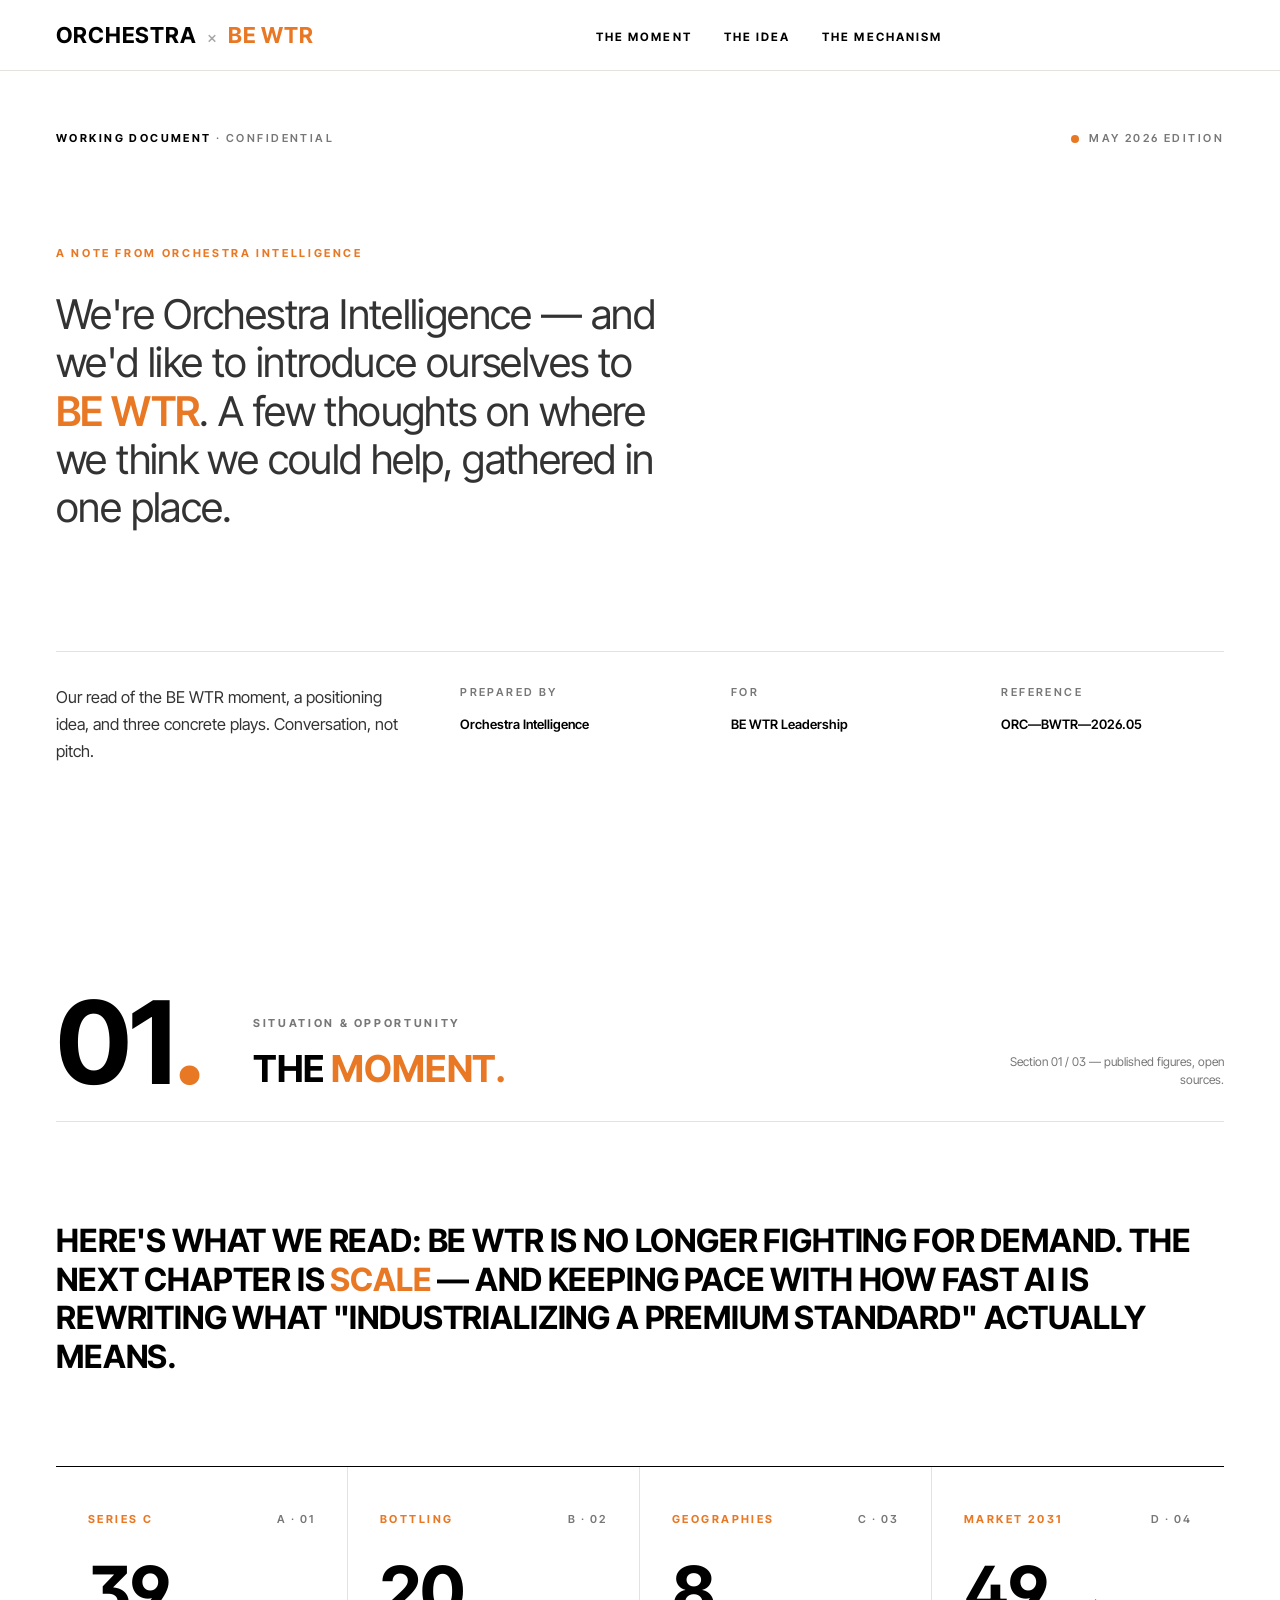
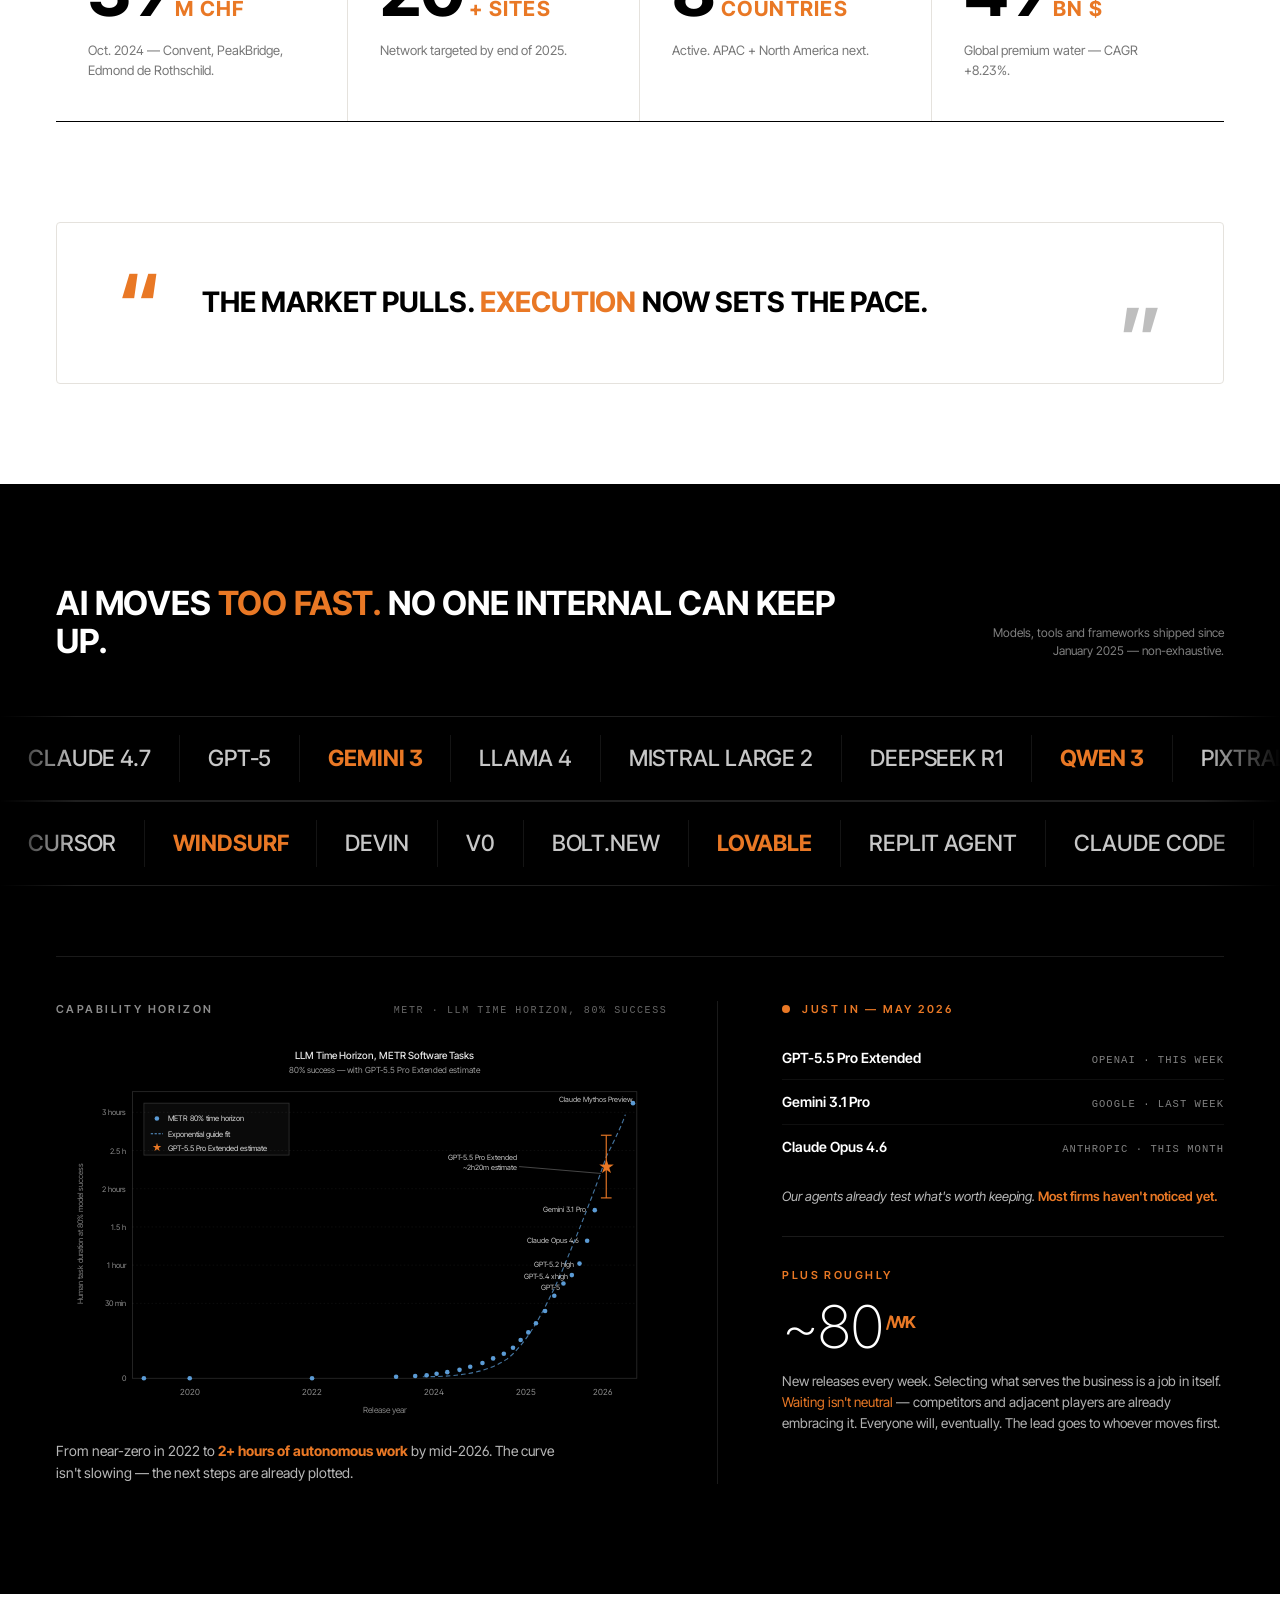
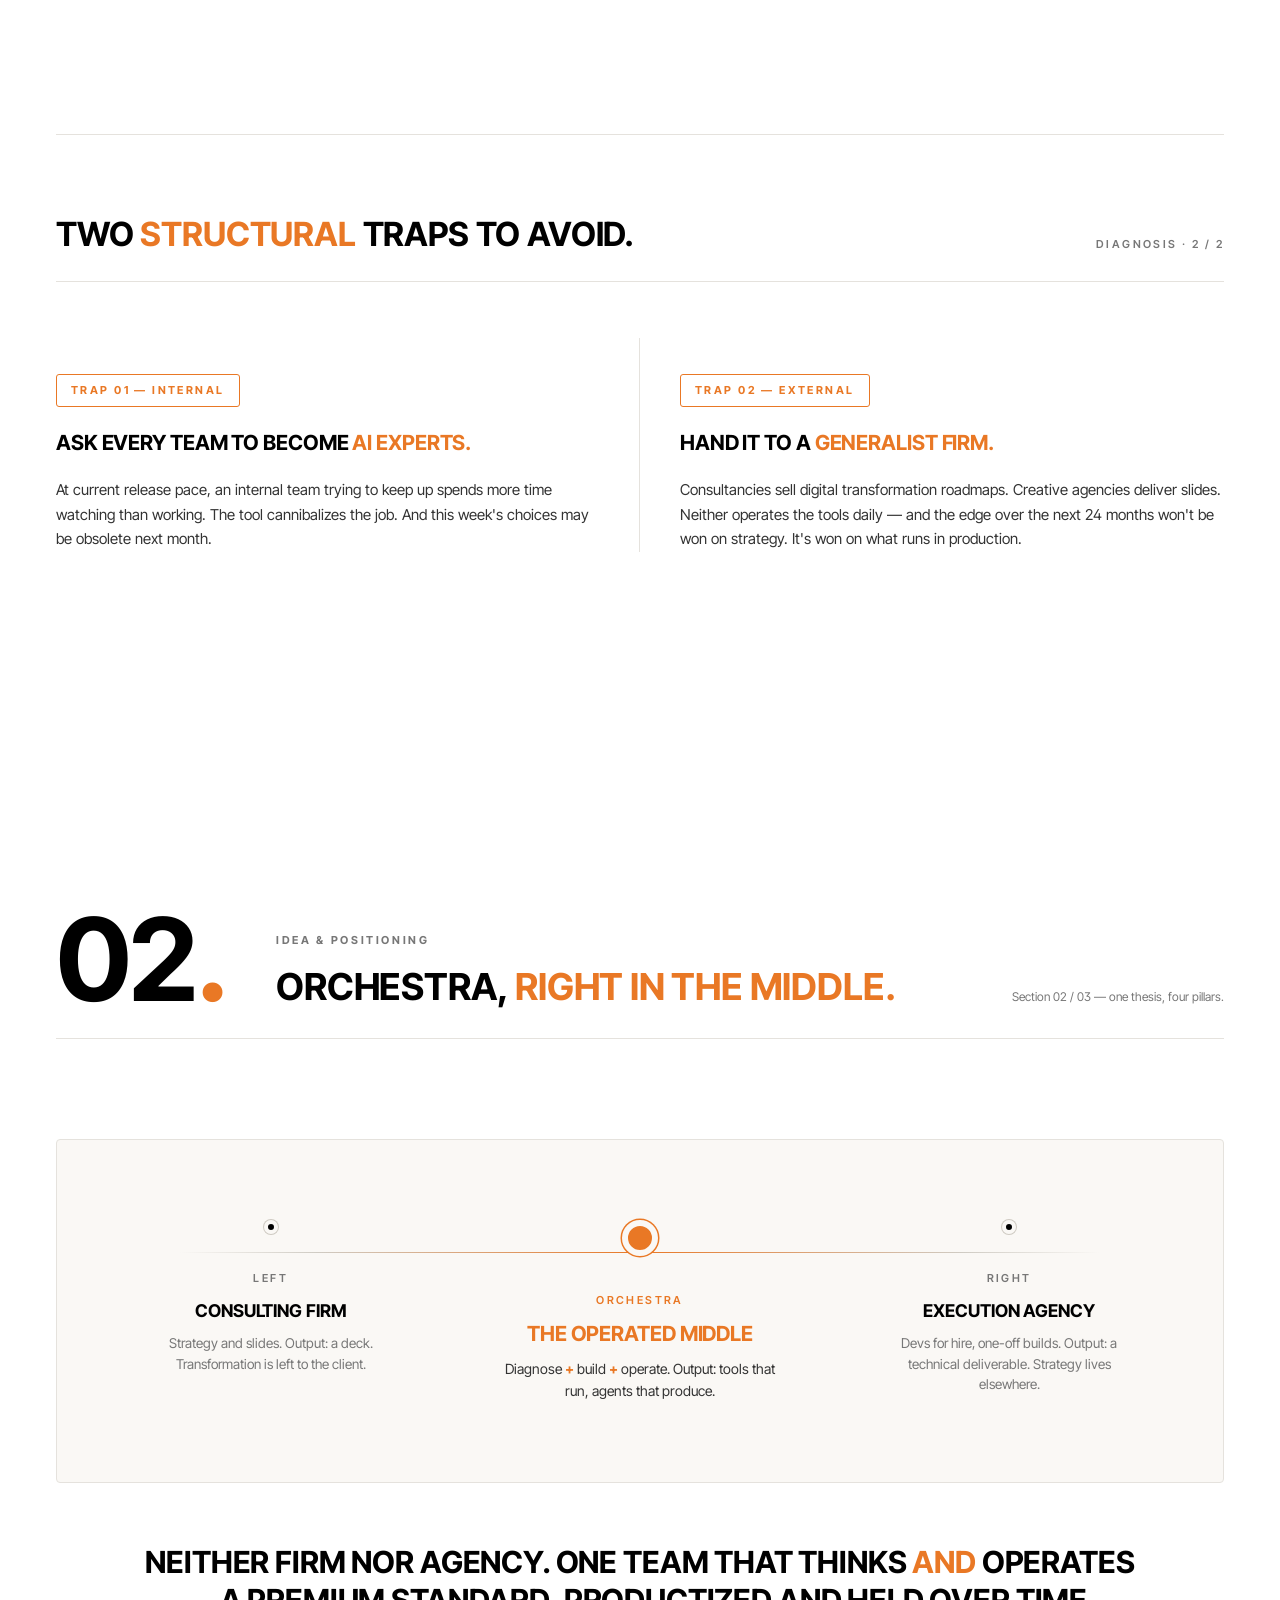
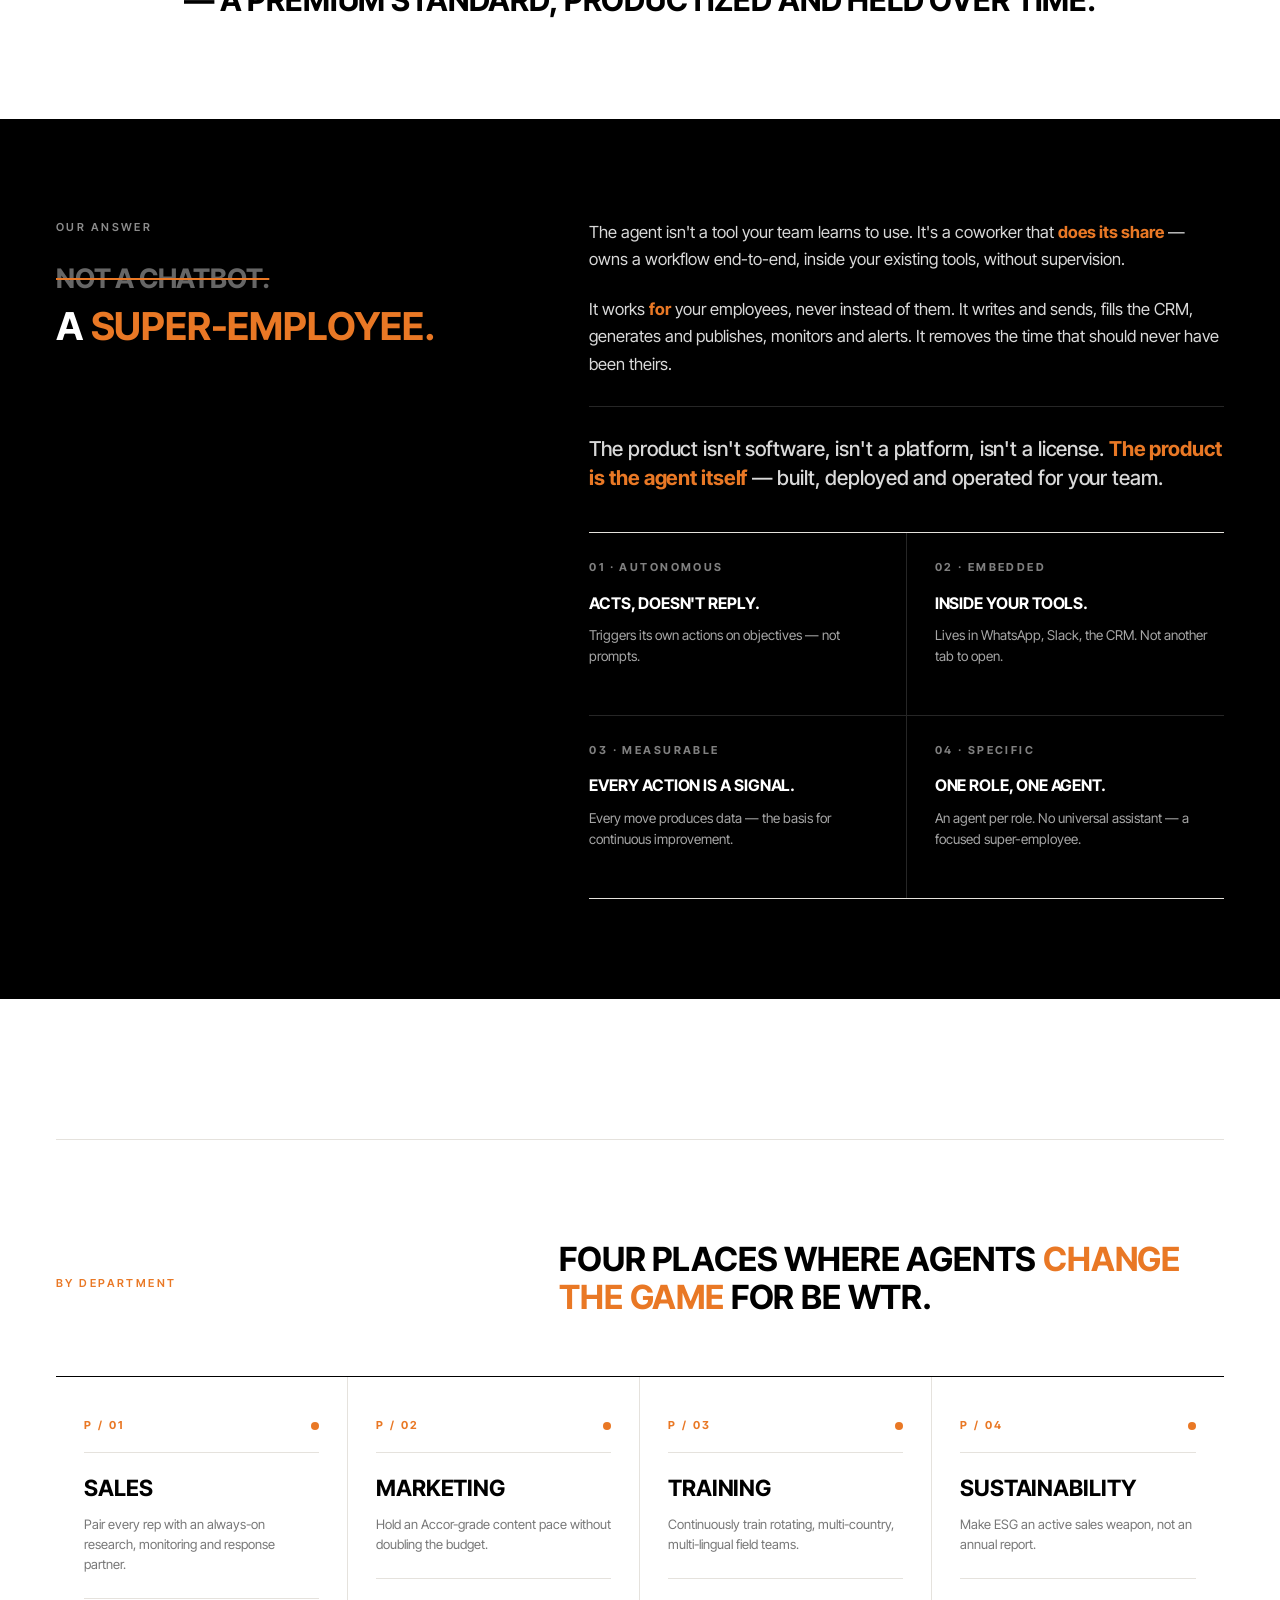
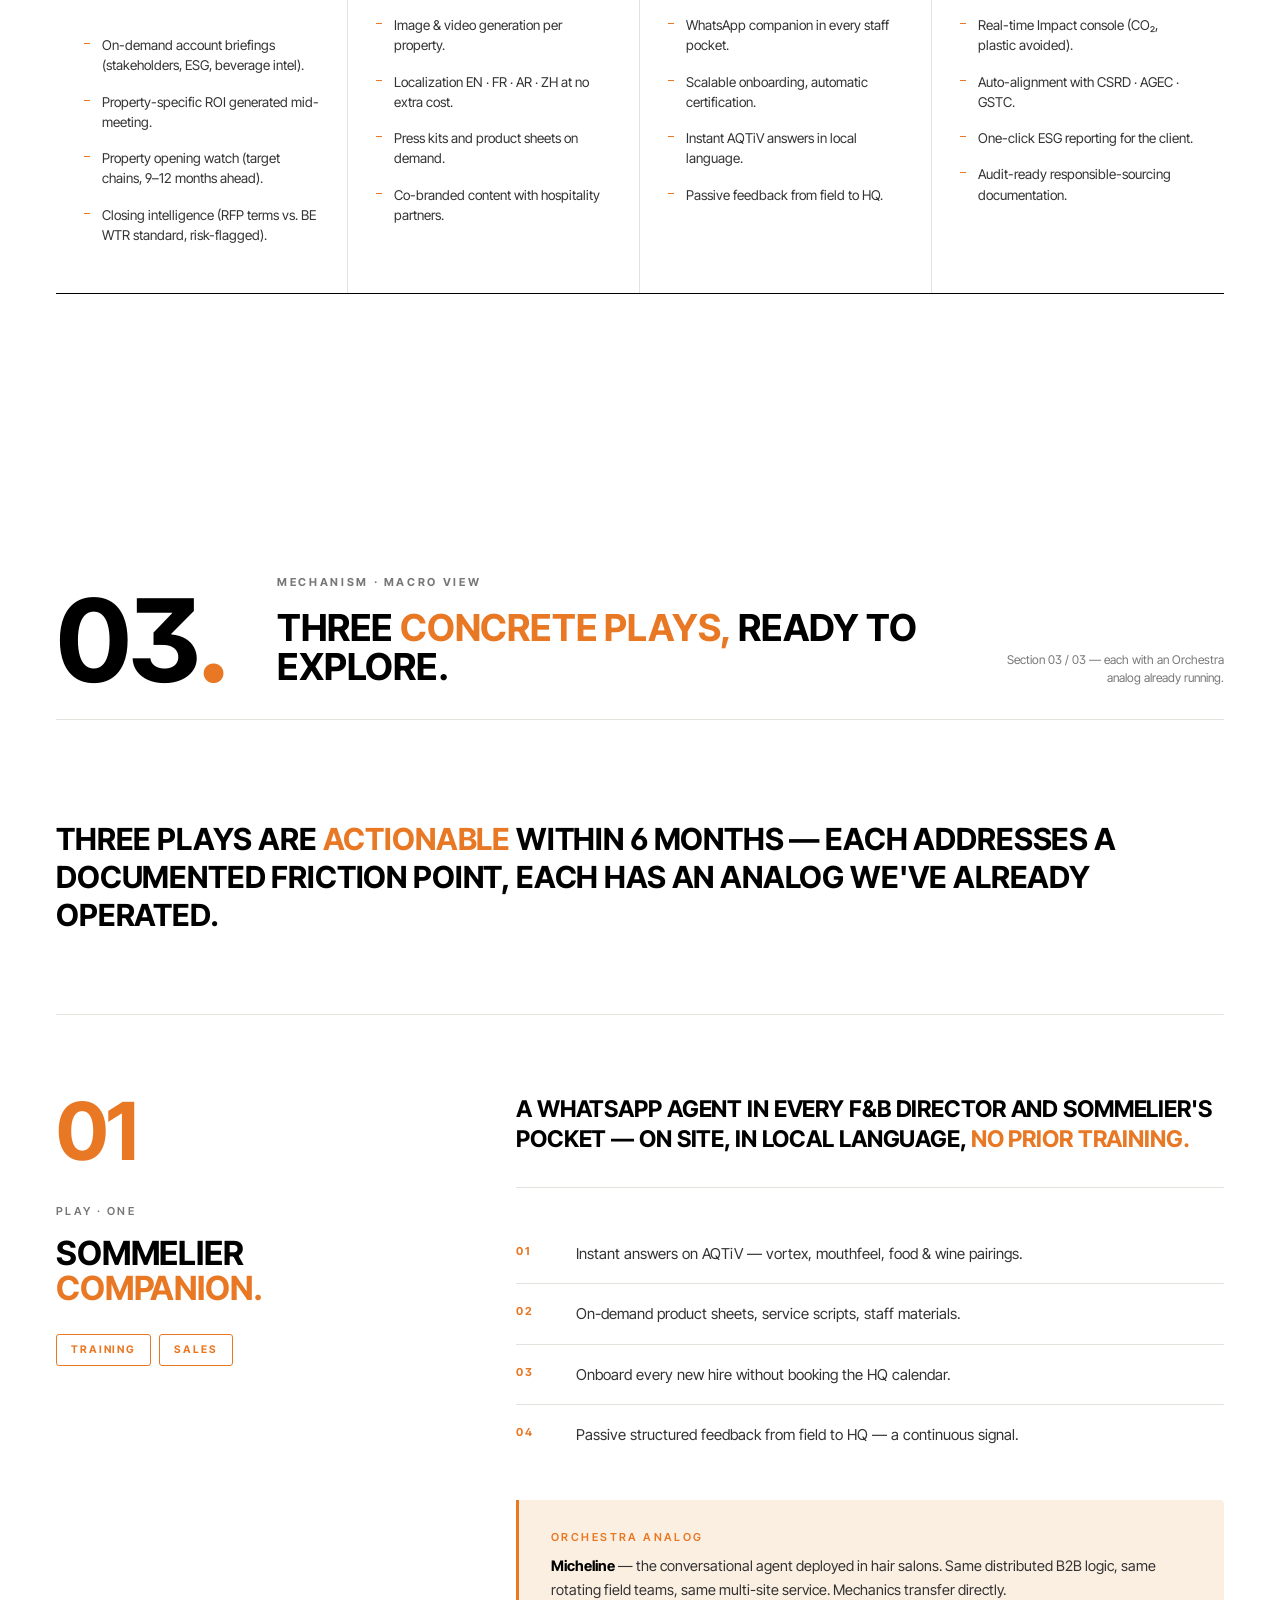
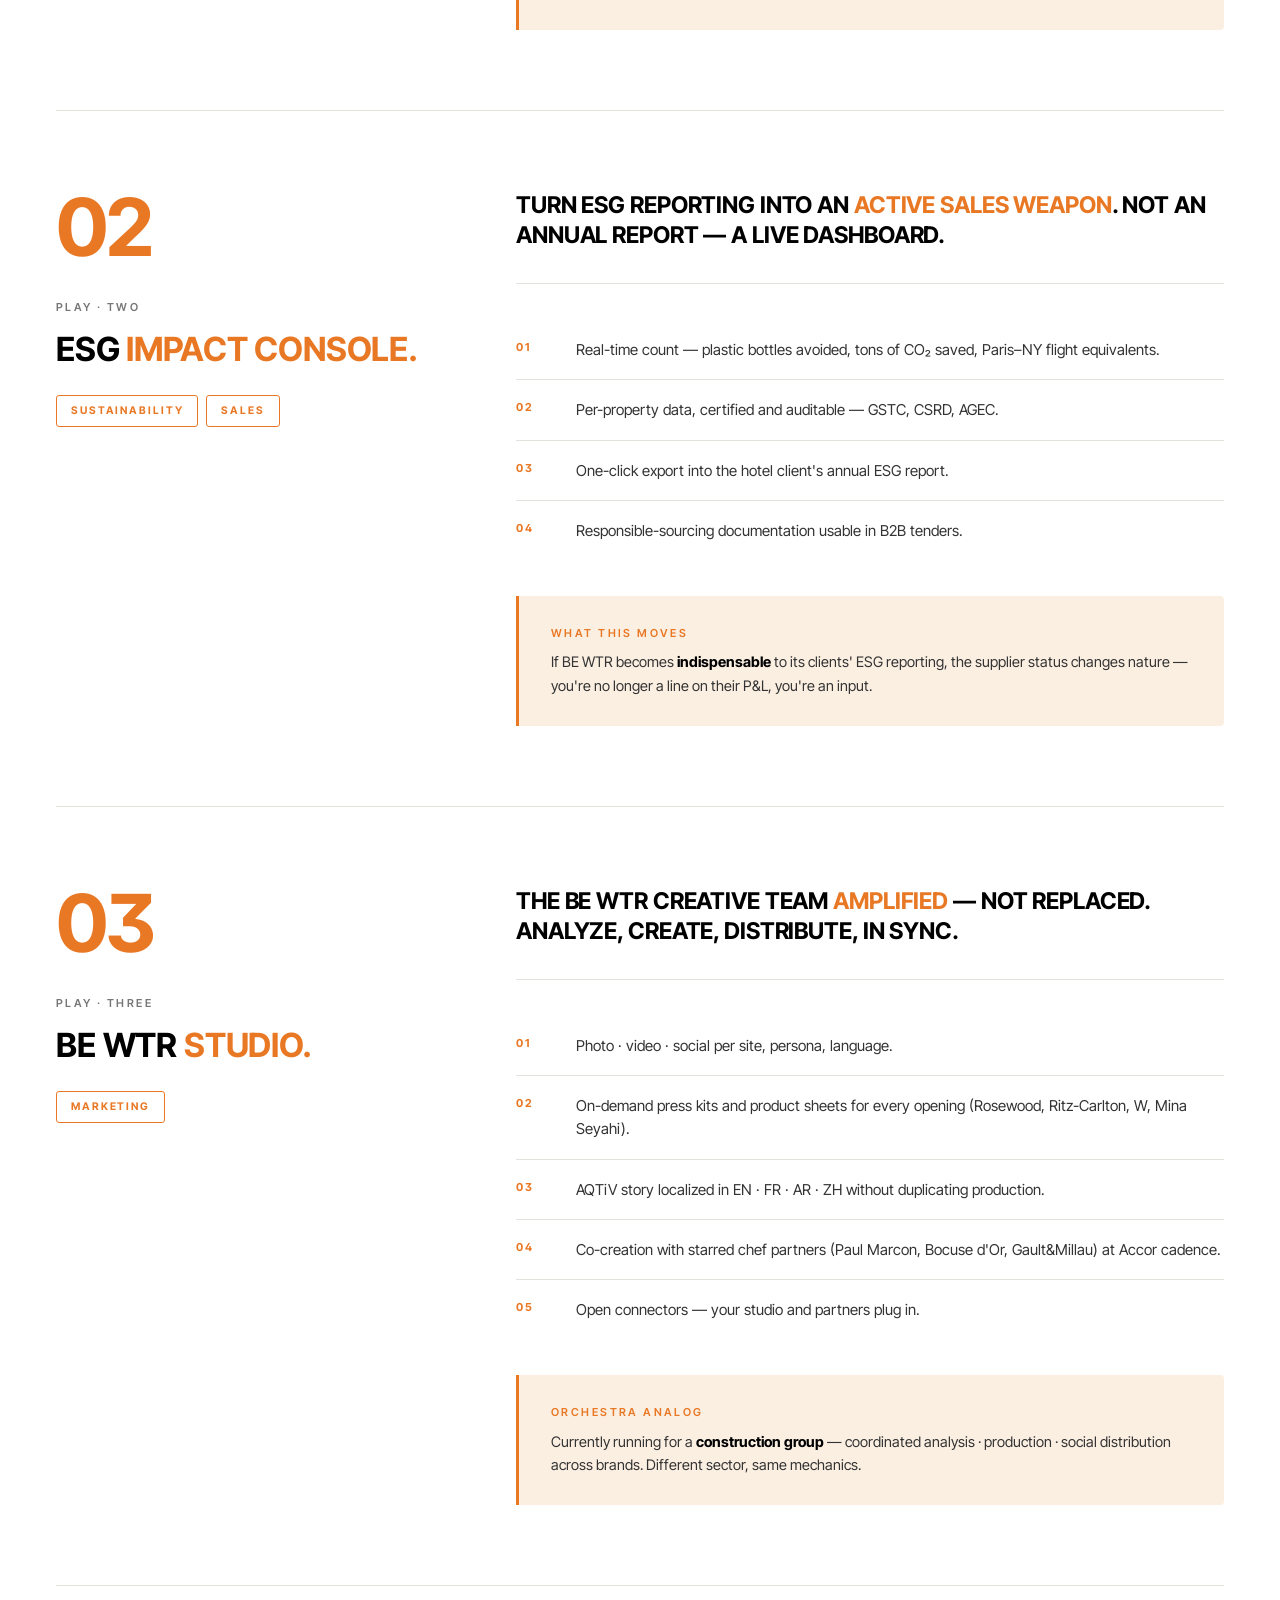
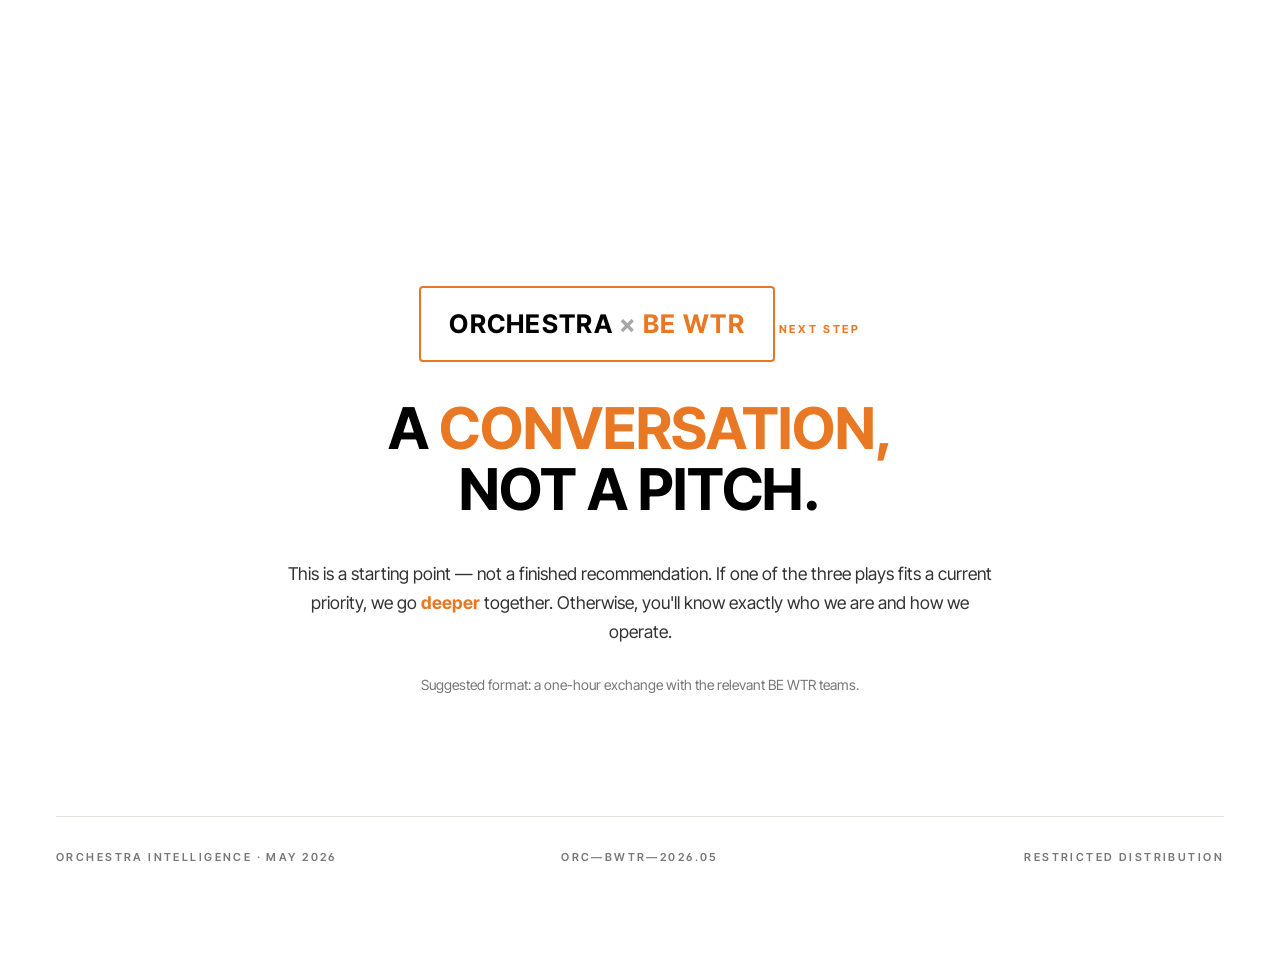
<file: index.html>
<!DOCTYPE html>
<html lang="en">
<head>
<meta charset="UTF-8">
<meta name="viewport" content="width=device-width, initial-scale=1.0">
<title>Orchestra × BE WTR — The Next Chapter</title>
<link rel="preconnect" href="https://fonts.googleapis.com">
<link rel="preconnect" href="https://fonts.gstatic.com" crossorigin>
<link href="https://fonts.googleapis.com/css2?family=Inter+Tight:wght@300;400;500;600;700;800&display=swap" rel="stylesheet">
<link rel="stylesheet" href="styles.css">
<style>
  .hero-visual {
    background: #111 url("bewtr-hero-cropped.png") center 30% / cover no-repeat !important;
  }
  .hero-visual::before, .hero-visual .bottle, .hero-visual .glass { display: none !important; }
  .hero-visual .ph-tag { background: rgba(255,255,255,0.92); color: #000; }

  .hero-title--soft {
    font-weight: 400 !important;
    text-transform: none !important;
    font-size: clamp(1.8rem, 3.2vw, 3rem) !important;
    line-height: 1.18 !important;
    letter-spacing: -0.015em !important;
    max-width: 920px;
    color: var(--ink-soft) !important;
  }
  .hero-title--soft .accent {
    font-weight: 600 !important;
    color: var(--orange) !important;
  }
</style>
</head>
<body>

<nav class="nav">
  <div class="brand">
    <span class="ork">ORCHESTRA</span>
    <span class="x">×</span>
    <span class="bw">BE WTR</span>
  </div>
  <ul>
    <li><a href="#moment" data-link="moment">The Moment</a></li>
    <li><a href="#idea" data-link="idea">The Idea</a></li>
    <li><a href="#mechanism" data-link="mechanism">The Mechanism</a></li>
  </ul>
  <span></span>
</nav>

<div class="wrap">

  <header class="hero">
    <div class="hero-top">
      <span class="crumb"><b>WORKING DOCUMENT</b> · CONFIDENTIAL</span>
      <span></span>
      <span class="live"><span class="pulse"></span>MAY 2026 EDITION</span>
    </div>

    <div class="hero-grid">
      <div>
        <span class="eyebrow" style="margin-bottom: 28px; display: inline-block;">A NOTE FROM ORCHESTRA INTELLIGENCE</span>
        <h1 class="hero-title hero-title--soft">
          We're Orchestra Intelligence — and we'd like to introduce ourselves to <span class="accent">BE WTR</span>. A few thoughts on where we think we could help, gathered in one place.
        </h1>
      </div>
    </div>

    <div class="hero-bottom">
      <p class="lead">
        Our read of the BE WTR moment, a positioning idea, and three concrete plays. Conversation, not pitch.
      </p>
      <div class="cell">
        <span class="lab">Prepared by</span>
        <span class="val">Orchestra Intelligence</span>
      </div>
      <div class="cell">
        <span class="lab">For</span>
        <span class="val">BE WTR Leadership</span>
      </div>
      <div class="cell">
        <span class="lab">Reference</span>
        <span class="val">ORC—BWTR—2026.05</span>
      </div>
    </div>
  </header>

  <section id="moment">
    <div class="section-head reveal">
      <div class="num">01<span class="dot">.</span></div>
      <div>
        <span class="eyebrow muted label">SITUATION &amp; OPPORTUNITY</span>
        <h2 class="title">THE <span class="accent">MOMENT.</span></h2>
      </div>
      <div class="meta">Section 01 / 03 — published figures, open sources.</div>
    </div>

    <p class="moment-intro reveal">
      Here's what we read: BE WTR is no longer fighting for demand. The next chapter is <span class="accent">scale</span> — and keeping pace with how fast AI is rewriting what "industrializing a premium standard" actually means.
    </p>

    <div class="stats-grid reveal">
      <div class="stat">
        <div class="head"><span class="lab">SERIES C</span><span class="ix">A · 01</span></div>
        <div class="num">39<sup>M CHF</sup></div>
        <div class="desc">Oct. 2024 — Convent, PeakBridge, Edmond de Rothschild.</div>
      </div>
      <div class="stat">
        <div class="head"><span class="lab">BOTTLING</span><span class="ix">B · 02</span></div>
        <div class="num">20<sup>+ SITES</sup></div>
        <div class="desc">Network targeted by end of 2025.</div>
      </div>
      <div class="stat">
        <div class="head"><span class="lab">GEOGRAPHIES</span><span class="ix">C · 03</span></div>
        <div class="num">8<sup>COUNTRIES</sup></div>
        <div class="desc">Active. APAC + North America next.</div>
      </div>
      <div class="stat">
        <div class="head"><span class="lab">MARKET 2031</span><span class="ix">D · 04</span></div>
        <div class="num">49<sup>BN $</sup></div>
        <div class="desc">Global premium water — CAGR +8.23%.</div>
      </div>
    </div>

    <div class="moment-pull reveal">
      <div class="glyph-l">“</div>
      <p>THE MARKET PULLS. <span class="accent">EXECUTION</span> NOW SETS THE PACE.</p>
      <div class="glyph-r">“</div>
    </div>

    <div class="cadence-block dark-block">
      <div class="cadence-head reveal">
        <h3>AI MOVES <span class="accent">TOO FAST.</span> NO ONE INTERNAL CAN KEEP UP.</h3>
        <div class="meta">Models, tools and frameworks shipped since January 2025 — non-exhaustive.</div>
      </div>

      <div class="marquee">
        <div class="marquee-track">
          <span class="marquee-item">Claude 4.7</span><span class="marquee-item">GPT-5</span><span class="marquee-item accent">Gemini 3</span><span class="marquee-item">Llama 4</span><span class="marquee-item">Mistral Large 2</span><span class="marquee-item">DeepSeek R1</span><span class="marquee-item accent">Qwen 3</span><span class="marquee-item">Pixtral</span><span class="marquee-item">Nemotron 70B</span><span class="marquee-item">Phi-4</span><span class="marquee-item accent">Grok 4</span><span class="marquee-item">Command R+</span><span class="marquee-item">o3</span><span class="marquee-item">Sora</span><span class="marquee-item accent">Runway Gen-3</span><span class="marquee-item">Veo 3</span><span class="marquee-item">Kling 2</span><span class="marquee-item">Pika 2</span><span class="marquee-item">Hailuo</span><span class="marquee-item accent">Midjourney v7</span><span class="marquee-item">Flux.1 Pro</span><span class="marquee-item">Ideogram 3</span><span class="marquee-item">Recraft V3</span><span class="marquee-item">Suno v4</span><span class="marquee-item accent">ElevenLabs v3</span><span class="marquee-item">Claude 4.7</span><span class="marquee-item">GPT-5</span><span class="marquee-item accent">Gemini 3</span><span class="marquee-item">Llama 4</span><span class="marquee-item">Mistral Large 2</span><span class="marquee-item">DeepSeek R1</span><span class="marquee-item accent">Qwen 3</span><span class="marquee-item">Pixtral</span><span class="marquee-item">Nemotron 70B</span><span class="marquee-item">Phi-4</span><span class="marquee-item accent">Grok 4</span><span class="marquee-item">Command R+</span><span class="marquee-item">o3</span><span class="marquee-item">Sora</span><span class="marquee-item accent">Runway Gen-3</span><span class="marquee-item">Veo 3</span><span class="marquee-item">Kling 2</span><span class="marquee-item">Pika 2</span><span class="marquee-item">Hailuo</span><span class="marquee-item accent">Midjourney v7</span><span class="marquee-item">Flux.1 Pro</span><span class="marquee-item">Ideogram 3</span><span class="marquee-item">Recraft V3</span><span class="marquee-item">Suno v4</span><span class="marquee-item accent">ElevenLabs v3</span>
        </div>
      </div>

      <div class="marquee">
        <div class="marquee-track reverse">
          <span class="marquee-item">Cursor</span><span class="marquee-item accent">Windsurf</span><span class="marquee-item">Devin</span><span class="marquee-item">v0</span><span class="marquee-item">bolt.new</span><span class="marquee-item accent">Lovable</span><span class="marquee-item">Replit Agent</span><span class="marquee-item">Claude Code</span><span class="marquee-item">LangGraph</span><span class="marquee-item accent">CrewAI</span><span class="marquee-item">AutoGen</span><span class="marquee-item">Mastra</span><span class="marquee-item">Letta</span><span class="marquee-item accent">Pinecone</span><span class="marquee-item">Weaviate</span><span class="marquee-item">Qdrant</span><span class="marquee-item">Perplexity Pro</span><span class="marquee-item accent">Glean</span><span class="marquee-item">Notion AI</span><span class="marquee-item">Granola</span><span class="marquee-item">Modal</span><span class="marquee-item accent">MCP</span><span class="marquee-item">Realtime API</span><span class="marquee-item">Cartesia</span><span class="marquee-item">Vapi</span><span class="marquee-item">Cursor</span><span class="marquee-item accent">Windsurf</span><span class="marquee-item">Devin</span><span class="marquee-item">v0</span><span class="marquee-item">bolt.new</span><span class="marquee-item accent">Lovable</span><span class="marquee-item">Replit Agent</span><span class="marquee-item">Claude Code</span><span class="marquee-item">LangGraph</span><span class="marquee-item accent">CrewAI</span><span class="marquee-item">AutoGen</span><span class="marquee-item">Mastra</span><span class="marquee-item">Letta</span><span class="marquee-item accent">Pinecone</span><span class="marquee-item">Weaviate</span><span class="marquee-item">Qdrant</span><span class="marquee-item">Perplexity Pro</span><span class="marquee-item accent">Glean</span><span class="marquee-item">Notion AI</span><span class="marquee-item">Granola</span><span class="marquee-item">Modal</span><span class="marquee-item accent">MCP</span><span class="marquee-item">Realtime API</span><span class="marquee-item">Cartesia</span><span class="marquee-item">Vapi</span>
        </div>
      </div>

      <div class="cadence-bottom reveal">
        <div class="cadence-bottom-left">
          <div class="cadence-curve">
            <div class="curve-head">
              <span class="lab">CAPABILITY HORIZON</span>
              <span class="meta">METR · LLM time horizon, 80% success</span>
            </div>
            <svg viewBox="0 0 800 500" preserveAspectRatio="xMidYMid meet" xmlns="http://www.w3.org/2000/svg" aria-label="METR LLM Time Horizon chart">
              <text x="430" y="22" text-anchor="middle" fill="rgba(255,255,255,0.9)" font-size="13" font-family="Inter Tight, sans-serif" font-weight="500">LLM Time Horizon, METR Software Tasks</text>
              <text x="430" y="40" text-anchor="middle" fill="rgba(255,255,255,0.6)" font-size="11" font-family="Inter Tight, sans-serif">80% success — with GPT-5.5 Pro Extended estimate</text>
              <rect x="100" y="65" width="660" height="375" fill="none" stroke="rgba(255,255,255,0.18)" stroke-width="1"/>
              <g stroke="rgba(255,255,255,0.07)" stroke-dasharray="2,3" stroke-width="1">
                <line x1="100" y1="92" x2="760" y2="92"/>
                <line x1="100" y1="142" x2="760" y2="142"/>
                <line x1="100" y1="192" x2="760" y2="192"/>
                <line x1="100" y1="242" x2="760" y2="242"/>
                <line x1="100" y1="292" x2="760" y2="292"/>
                <line x1="100" y1="342" x2="760" y2="342"/>
              </g>
              <g fill="rgba(255,255,255,0.55)" font-size="10" font-family="Inter Tight, sans-serif" text-anchor="end">
                <text x="92" y="96">3 hours</text>
                <text x="92" y="146">2.5 h</text>
                <text x="92" y="196">2 hours</text>
                <text x="92" y="246">1.5 h</text>
                <text x="92" y="296">1 hour</text>
                <text x="92" y="346">30 min</text>
                <text x="92" y="443">0</text>
              </g>
              <text transform="translate(35,250) rotate(-90)" fill="rgba(255,255,255,0.5)" font-size="10" font-family="Inter Tight, sans-serif" text-anchor="middle">Human task duration at 80% model success</text>
              <g fill="rgba(255,255,255,0.55)" font-size="11" font-family="Inter Tight, sans-serif" text-anchor="middle">
                <text x="175" y="462">2020</text>
                <text x="335" y="462">2022</text>
                <text x="495" y="462">2024</text>
                <text x="615" y="462">2025</text>
                <text x="715" y="462">2026</text>
              </g>
              <text x="430" y="486" fill="rgba(255,255,255,0.5)" font-size="11" font-family="Inter Tight, sans-serif" text-anchor="middle">Release year</text>
              <path d="M 480 438 C 530 438, 565 432, 590 415 C 615 395, 635 360, 660 305 C 685 245, 705 195, 720 150 C 730 130, 740 110, 745 95" stroke="#5B9BD5" stroke-width="1.5" fill="none" stroke-dasharray="6,4" opacity="0.75"/>
              <g fill="#5B9BD5">
                <circle cx="115" cy="440" r="3"/>
                <circle cx="175" cy="440" r="3"/>
                <circle cx="335" cy="440" r="3"/>
                <circle cx="445" cy="438" r="3"/>
                <circle cx="470" cy="437" r="3"/>
                <circle cx="485" cy="436" r="3"/>
                <circle cx="498" cy="434" r="3"/>
                <circle cx="512" cy="432" r="3"/>
                <circle cx="528" cy="429" r="3"/>
                <circle cx="542" cy="425" r="3"/>
                <circle cx="558" cy="420" r="3"/>
                <circle cx="572" cy="414" r="3"/>
                <circle cx="586" cy="408" r="3"/>
                <circle cx="598" cy="400" r="3"/>
                <circle cx="608" cy="390" r="3"/>
                <circle cx="618" cy="380" r="3"/>
                <circle cx="628" cy="368" r="3"/>
                <circle cx="640" cy="352" r="3"/>
                <circle cx="652" cy="332" r="3"/>
                <circle cx="664" cy="316" r="3"/>
                <circle cx="675" cy="305" r="3"/>
                <circle cx="685" cy="290" r="3"/>
                <circle cx="695" cy="260" r="3"/>
                <circle cx="705" cy="220" r="3"/>
                <circle cx="755" cy="80" r="3"/>
              </g>
              <line x1="720" y1="122" x2="720" y2="204" stroke="#E97825" stroke-width="1.5"/>
              <line x1="713" y1="122" x2="727" y2="122" stroke="#E97825" stroke-width="1.5"/>
              <line x1="713" y1="204" x2="727" y2="204" stroke="#E97825" stroke-width="1.5"/>
              <text x="720" y="172" fill="#E97825" font-size="22" font-weight="bold" text-anchor="middle">★</text>
              <g fill="rgba(255,255,255,0.78)" font-size="9.5" font-family="Inter Tight, sans-serif" text-anchor="end">
                <text x="755" y="78">Claude Mythos Preview</text>
                <text x="693" y="223">Gemini 3.1 Pro</text>
                <text x="685" y="263">Claude Opus 4.6</text>
                <text x="678" y="295">GPT-5.2 high</text>
                <text x="670" y="310">GPT-5.4 xhigh</text>
                <text x="660" y="325">GPT-5</text>
              </g>
              <text x="603" y="155" fill="rgba(255,255,255,0.78)" font-size="9.5" font-family="Inter Tight, sans-serif" text-anchor="end">GPT-5.5 Pro Extended</text>
              <text x="603" y="168" fill="rgba(255,255,255,0.78)" font-size="9.5" font-family="Inter Tight, sans-serif" text-anchor="end">~2h20m estimate</text>
              <line x1="606" y1="163" x2="713" y2="172" stroke="rgba(255,255,255,0.45)" stroke-width="0.8"/>
              <rect x="115" y="80" width="190" height="68" fill="rgba(255,255,255,0.04)" stroke="rgba(255,255,255,0.18)" stroke-width="1"/>
              <circle cx="132" cy="100" r="3" fill="#5B9BD5"/>
              <text x="146" y="104" fill="rgba(255,255,255,0.85)" font-size="10" font-family="Inter Tight, sans-serif">METR 80% time horizon</text>
              <line x1="124" y1="120" x2="140" y2="120" stroke="#5B9BD5" stroke-width="1.5" stroke-dasharray="3,2"/>
              <text x="146" y="124" fill="rgba(255,255,255,0.85)" font-size="10" font-family="Inter Tight, sans-serif">Exponential guide fit</text>
              <text x="132" y="142" fill="#E97825" font-size="13" font-weight="bold" text-anchor="middle">★</text>
              <text x="146" y="142" fill="rgba(255,255,255,0.85)" font-size="10" font-family="Inter Tight, sans-serif">GPT-5.5 Pro Extended estimate</text>
            </svg>
            <p class="curve-caption">From near-zero in 2022 to <span class="accent">2+ hours of autonomous work</span> by mid-2026. The curve isn't slowing — the next steps are already plotted.</p>
          </div>
        </div>
        <div class="cadence-bottom-right">
          <div class="just-in">
            <div class="just-in-head">
              <span class="pulse"></span>
              <span class="lab">JUST IN — MAY 2026</span>
            </div>
            <ul>
              <li><b>GPT-5.5 Pro Extended</b><span>OpenAI · this week</span></li>
              <li><b>Gemini 3.1 Pro</b><span>Google · last week</span></li>
              <li><b>Claude Opus 4.6</b><span>Anthropic · this month</span></li>
            </ul>
            <p class="hint">Our agents already test what's worth keeping. <span class="accent">Most firms haven't noticed yet.</span></p>
          </div>
          <div class="impact-summary">
            <span class="lab">PLUS ROUGHLY</span>
            <div class="big">~80<sup>/WK</sup></div>
            <p>New releases every week. Selecting what serves the business is a job in itself. <span class="accent">Waiting isn't neutral</span> — competitors and adjacent players are already embracing it. Everyone will, eventually. The lead goes to whoever moves first.</p>
          </div>
        </div>
      </div>
    </div>

    <div class="risk reveal">
      <div class="risk-head">
        <h3>TWO <span class="accent">STRUCTURAL</span> TRAPS TO AVOID.</h3>
        <span class="lab">DIAGNOSIS · 2 / 2</span>
      </div>
      <div class="risk-grid">
        <div class="risk-card">
          <span class="num-tag">TRAP 01 — INTERNAL</span>
          <h4>ASK EVERY TEAM TO BECOME <span class="accent">AI EXPERTS.</span></h4>
          <p>
            At current release pace, an internal team trying to keep up spends more time watching than working. The tool cannibalizes the job. And this week's choices may be obsolete next month.
          </p>
        </div>
        <div class="risk-card">
          <span class="num-tag">TRAP 02 — EXTERNAL</span>
          <h4>HAND IT TO A <span class="accent">GENERALIST FIRM.</span></h4>
          <p>
            Consultancies sell digital transformation roadmaps. Creative agencies deliver slides. Neither operates the tools daily — and the edge over the next 24 months won't be won on strategy. It's won on what runs in production.
          </p>
        </div>
      </div>
    </div>
  </section>

  <section id="idea">
    <div class="section-head reveal">
      <div class="num">02<span class="dot">.</span></div>
      <div>
        <span class="eyebrow muted label">IDEA &amp; POSITIONING</span>
        <h2 class="title">ORCHESTRA, <span class="accent">RIGHT IN THE MIDDLE.</span></h2>
      </div>
      <div class="meta">Section 02 / 03 — one thesis, four pillars.</div>
    </div>

    <div class="positioning-vis reveal">
      <div class="axis">
        <div class="axis-pt">
          <div class="dot"></div>
          <span class="lab">LEFT</span>
          <h4>CONSULTING FIRM</h4>
          <p>Strategy and slides. Output: a deck. Transformation is left to the client.</p>
        </div>
        <div class="axis-pt center">
          <div class="dot"></div>
          <span class="lab">ORCHESTRA</span>
          <h4>THE OPERATED MIDDLE</h4>
          <p>Diagnose <span class="accent">+</span> build <span class="accent">+</span> operate. Output: tools that run, agents that produce.</p>
        </div>
        <div class="axis-pt">
          <div class="dot"></div>
          <span class="lab">RIGHT</span>
          <h4>EXECUTION AGENCY</h4>
          <p>Devs for hire, one-off builds. Output: a technical deliverable. Strategy lives elsewhere.</p>
        </div>
      </div>
    </div>
    <p class="positioning-claim reveal">
      NEITHER FIRM NOR AGENCY. ONE TEAM THAT THINKS <span class="accent">AND</span> OPERATES — A PREMIUM STANDARD, PRODUCTIZED AND HELD OVER TIME.
    </p>

    <div class="agent dark-block">
      <div class="agent-head reveal">
        <span class="lab">OUR ANSWER</span>
        <h3>
          <span class="strike">NOT A CHATBOT.</span>
          A <span class="accent">SUPER-EMPLOYEE.</span>
        </h3>
      </div>
      <div class="agent-body reveal">
        <p>
          The agent isn't a tool your team learns to use. It's a coworker that <span class="accent">does its share</span> — owns a workflow end-to-end, inside your existing tools, without supervision.
        </p>
        <p>
          It works <span class="accent">for</span> your employees, never instead of them. It writes and sends, fills the CRM, generates and publishes, monitors and alerts. It removes the time that should never have been theirs.
        </p>
        <p class="manifesto">
          The product isn't software, isn't a platform, isn't a license. <span class="accent">The product is the agent itself</span> — built, deployed and operated for your team.
        </p>
        <div class="agent-traits">
          <div class="trait">
            <span class="ix">01 · AUTONOMOUS</span>
            <h5>ACTS, DOESN'T REPLY.</h5>
            <p>Triggers its own actions on objectives — not prompts.</p>
          </div>
          <div class="trait">
            <span class="ix">02 · EMBEDDED</span>
            <h5>INSIDE YOUR TOOLS.</h5>
            <p>Lives in WhatsApp, Slack, the CRM. Not another tab to open.</p>
          </div>
          <div class="trait">
            <span class="ix">03 · MEASURABLE</span>
            <h5>EVERY ACTION IS A SIGNAL.</h5>
            <p>Every move produces data — the basis for continuous improvement.</p>
          </div>
          <div class="trait">
            <span class="ix">04 · SPECIFIC</span>
            <h5>ONE ROLE, ONE AGENT.</h5>
            <p>An agent per role. No universal assistant — a focused super-employee.</p>
          </div>
        </div>
      </div>
    </div>

    <div class="pillars">
      <div class="pillars-head reveal">
        <div><span class="lab">BY DEPARTMENT</span></div>
        <h3>FOUR PLACES WHERE AGENTS <span class="accent">CHANGE THE GAME</span> FOR BE WTR.</h3>
      </div>
      <div class="pillars-grid reveal">
        <div class="pillar">
          <div class="pillar-head"><span class="pillar-num">P / 01</span><span class="pillar-marker"></span></div>
          <h4>SALES</h4>
          <p class="tagline">Pair every rep with an always-on research, monitoring and response partner.</p>
          <ul>
            <li>On-demand account briefings (stakeholders, ESG, beverage intel).</li>
            <li>Property-specific ROI generated mid-meeting.</li>
            <li>Property opening watch (target chains, 9–12 months ahead).</li>
            <li>Closing intelligence (RFP terms vs. BE WTR standard, risk-flagged).</li>
          </ul>
        </div>
        <div class="pillar">
          <div class="pillar-head"><span class="pillar-num">P / 02</span><span class="pillar-marker"></span></div>
          <h4>MARKETING</h4>
          <p class="tagline">Hold an Accor-grade content pace without doubling the budget.</p>
          <ul>
            <li>Image &amp; video generation per property.</li>
            <li>Localization EN · FR · AR · ZH at no extra cost.</li>
            <li>Press kits and product sheets on demand.</li>
            <li>Co-branded content with hospitality partners.</li>
          </ul>
        </div>
        <div class="pillar">
          <div class="pillar-head"><span class="pillar-num">P / 03</span><span class="pillar-marker"></span></div>
          <h4>TRAINING</h4>
          <p class="tagline">Continuously train rotating, multi-country, multi-lingual field teams.</p>
          <ul>
            <li>WhatsApp companion in every staff pocket.</li>
            <li>Scalable onboarding, automatic certification.</li>
            <li>Instant AQTiV answers in local language.</li>
            <li>Passive feedback from field to HQ.</li>
          </ul>
        </div>
        <div class="pillar">
          <div class="pillar-head"><span class="pillar-num">P / 04</span><span class="pillar-marker"></span></div>
          <h4>SUSTAINABILITY</h4>
          <p class="tagline">Make ESG an active sales weapon, not an annual report.</p>
          <ul>
            <li>Real-time Impact console (CO₂, plastic avoided).</li>
            <li>Auto-alignment with CSRD · AGEC · GSTC.</li>
            <li>One-click ESG reporting for the client.</li>
            <li>Audit-ready responsible-sourcing documentation.</li>
          </ul>
        </div>
      </div>
    </div>
  </section>

  <section id="mechanism">
    <div class="section-head reveal">
      <div class="num">03<span class="dot">.</span></div>
      <div>
        <span class="eyebrow muted label">MECHANISM · MACRO VIEW</span>
        <h2 class="title">THREE <span class="accent">CONCRETE PLAYS,</span> READY TO EXPLORE.</h2>
      </div>
      <div class="meta">Section 03 / 03 — each with an Orchestra analog already running.</div>
    </div>

    <p class="cases-intro reveal">
      THREE PLAYS ARE <span class="accent">ACTIONABLE</span> WITHIN 6 MONTHS — EACH ADDRESSES A DOCUMENTED FRICTION POINT, EACH HAS AN ANALOG WE'VE ALREADY OPERATED.
    </p>

    <div class="case reveal">
      <div class="case-head">
        <div class="case-num">01</div>
        <span class="lab">PLAY · ONE</span>
        <h3>SOMMELIER <span class="accent">COMPANION.</span></h3>
        <div class="pillar-tags">
          <span class="pillar-tag">TRAINING</span>
          <span class="pillar-tag">SALES</span>
        </div>
      </div>
      <div class="case-body">
        <p class="lead">
          A WHATSAPP AGENT IN EVERY F&amp;B DIRECTOR AND SOMMELIER'S POCKET — ON SITE, IN LOCAL LANGUAGE, <span class="accent">NO PRIOR TRAINING.</span>
        </p>
        <ul>
          <li>Instant answers on AQTiV — vortex, mouthfeel, food &amp; wine pairings.</li>
          <li>On-demand product sheets, service scripts, staff materials.</li>
          <li>Onboard every new hire without booking the HQ calendar.</li>
          <li>Passive structured feedback from field to HQ — a continuous signal.</li>
        </ul>
        <div class="note">
          <span class="lab">ORCHESTRA ANALOG</span>
          <strong>Micheline</strong> — the conversational agent deployed in hair salons. Same distributed B2B logic, same rotating field teams, same multi-site service. Mechanics transfer directly.
        </div>
      </div>
    </div>

    <div class="case reveal">
      <div class="case-head">
        <div class="case-num">02</div>
        <span class="lab">PLAY · TWO</span>
        <h3>ESG <span class="accent">IMPACT CONSOLE.</span></h3>
        <div class="pillar-tags">
          <span class="pillar-tag">SUSTAINABILITY</span>
          <span class="pillar-tag">SALES</span>
        </div>
      </div>
      <div class="case-body">
        <p class="lead">
          TURN ESG REPORTING INTO AN <span class="accent">ACTIVE SALES WEAPON</span>. NOT AN ANNUAL REPORT — A LIVE DASHBOARD.
        </p>
        <ul>
          <li>Real-time count — plastic bottles avoided, tons of CO₂ saved, Paris–NY flight equivalents.</li>
          <li>Per-property data, certified and auditable — GSTC, CSRD, AGEC.</li>
          <li>One-click export into the hotel client's annual ESG report.</li>
          <li>Responsible-sourcing documentation usable in B2B tenders.</li>
        </ul>
        <div class="note">
          <span class="lab">WHAT THIS MOVES</span>
          If BE WTR becomes <strong>indispensable</strong> to its clients' ESG reporting, the supplier status changes nature — you're no longer a line on their P&amp;L, you're an input.
        </div>
      </div>
    </div>

    <div class="case reveal">
      <div class="case-head">
        <div class="case-num">03</div>
        <span class="lab">PLAY · THREE</span>
        <h3>BE WTR <span class="accent">STUDIO.</span></h3>
        <div class="pillar-tags">
          <span class="pillar-tag">MARKETING</span>
        </div>
      </div>
      <div class="case-body">
        <p class="lead">
          THE BE WTR CREATIVE TEAM <span class="accent">AMPLIFIED</span> — NOT REPLACED. ANALYZE, CREATE, DISTRIBUTE, IN SYNC.
        </p>
        <ul>
          <li>Photo · video · social per site, persona, language.</li>
          <li>On-demand press kits and product sheets for every opening (Rosewood, Ritz-Carlton, W, Mina Seyahi).</li>
          <li>AQTiV story localized in EN · FR · AR · ZH without duplicating production.</li>
          <li>Co-creation with starred chef partners (Paul Marcon, Bocuse d'Or, Gault&amp;Millau) at Accor cadence.</li>
          <li>Open connectors — your studio and partners plug in.</li>
        </ul>
        <div class="note">
          <span class="lab">ORCHESTRA ANALOG</span>
          Currently running for a <strong>construction group</strong> — coordinated analysis · production · social distribution across brands. Different sector, same mechanics.
        </div>
      </div>
    </div>
  </section>

  <section class="closing" id="closing">
    <div class="water-mark reveal"><span class="ork">ORCHESTRA</span><span class="x">×</span>BE WTR</div>
    <span class="eyebrow reveal">NEXT STEP</span>
    <h2 class="reveal">A <span class="accent">CONVERSATION,</span><br>NOT A PITCH.</h2>
    <p class="reveal">
      This is a starting point — not a finished recommendation. If one of the three plays fits a current priority, we go <span class="accent">deeper</span> together. Otherwise, you'll know exactly who we are and how we operate.
    </p>
    <p class="sub-note reveal">
      Suggested format: a one-hour exchange with the relevant BE WTR teams.
    </p>

    <div class="closing-meta">
      <span class="lab">ORCHESTRA INTELLIGENCE · MAY 2026</span>
      <span class="center lab">ORC—BWTR—2026.05</span>
      <span class="lab end">RESTRICTED DISTRIBUTION</span>
    </div>
  </section>

</div>

<script>
  const sections = document.querySelectorAll('section[id]');
  const navLinks = document.querySelectorAll('.nav a[data-link]');
  const navObserver = new IntersectionObserver(entries => {
    entries.forEach(entry => {
      if (entry.isIntersecting) {
        navLinks.forEach(l => l.classList.remove('active'));
        const active = document.querySelector(`.nav a[data-link="${entry.target.id}"]`);
        if (active) active.classList.add('active');
      }
    });
  }, { rootMargin: '-40% 0px -55% 0px' });
  sections.forEach(s => navObserver.observe(s));

  const revealObserver = new IntersectionObserver(entries => {
    entries.forEach(entry => {
      if (entry.isIntersecting) {
        entry.target.classList.add('in');
        revealObserver.unobserve(entry.target);
      }
    });
  }, { threshold: 0.1, rootMargin: '0px 0px -50px 0px' });
  document.querySelectorAll('.reveal').forEach(el => revealObserver.observe(el));
</script>

</body>
</html>
</file>
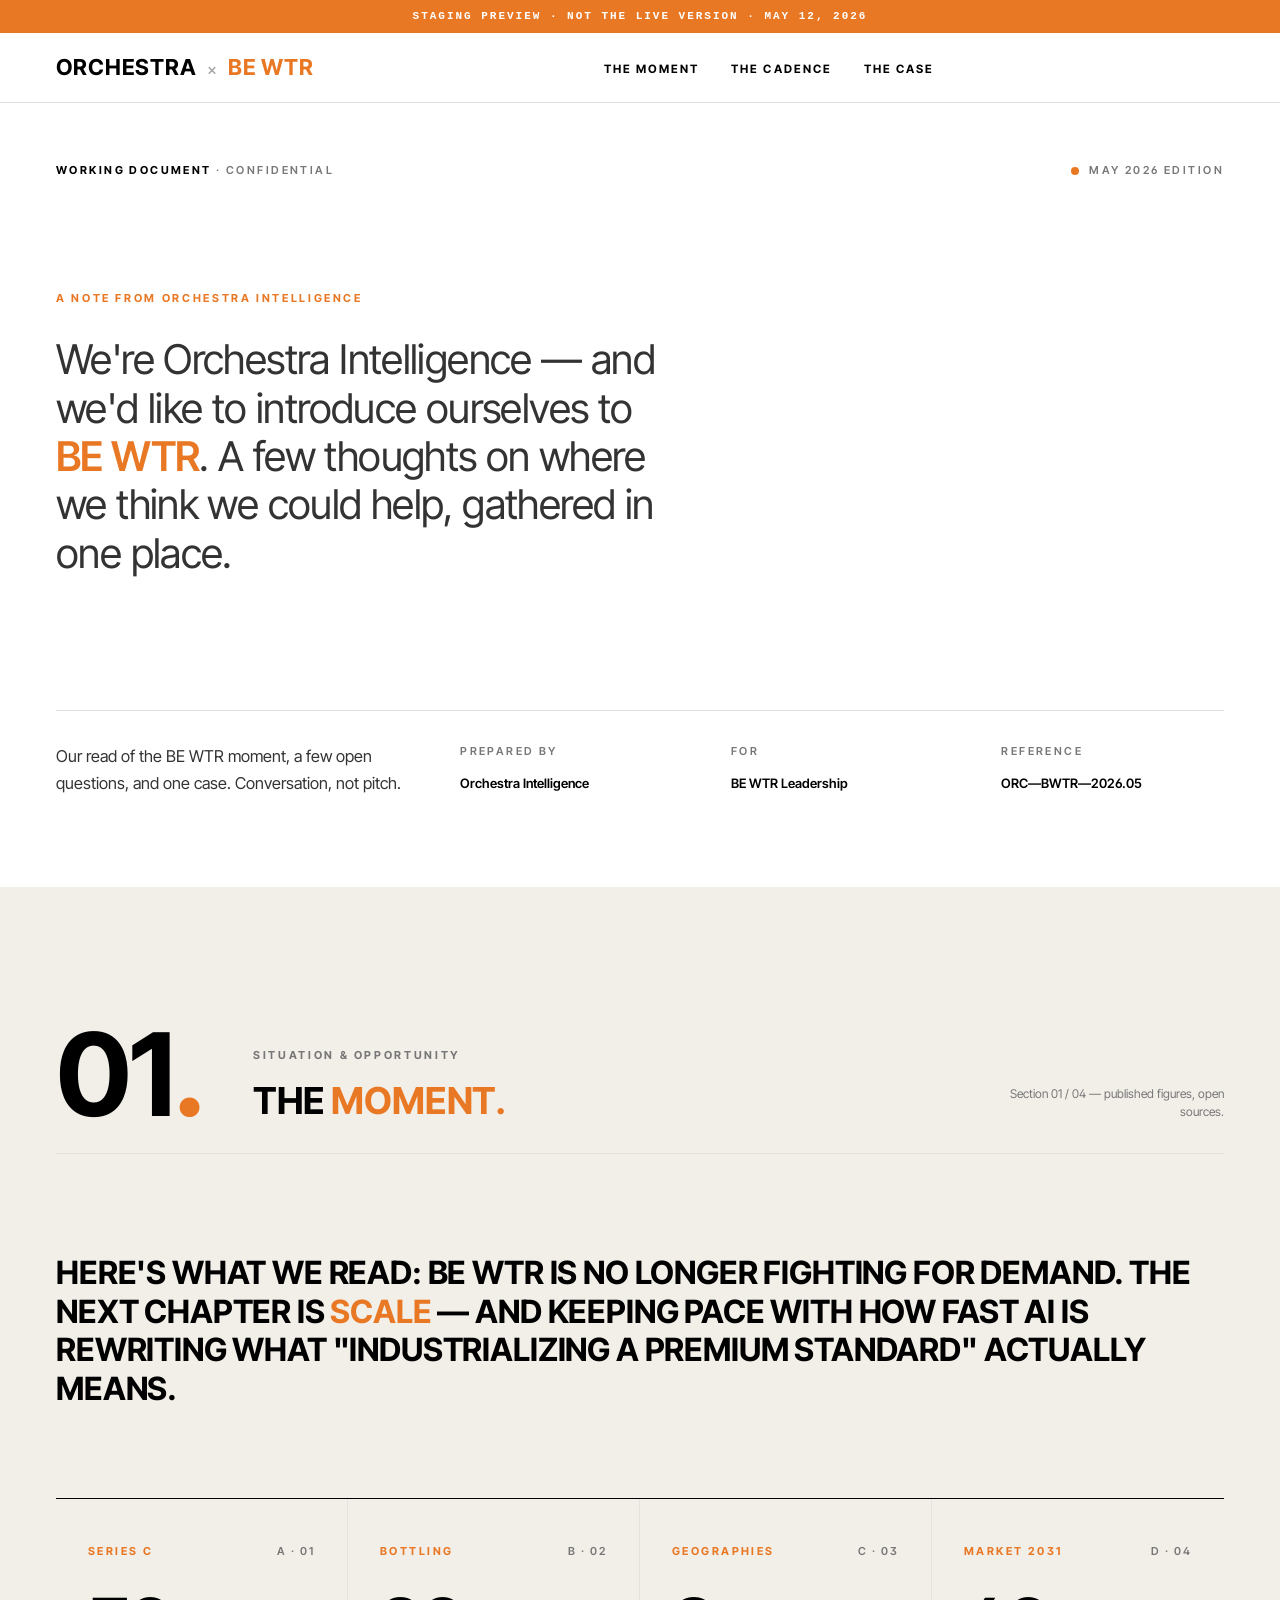
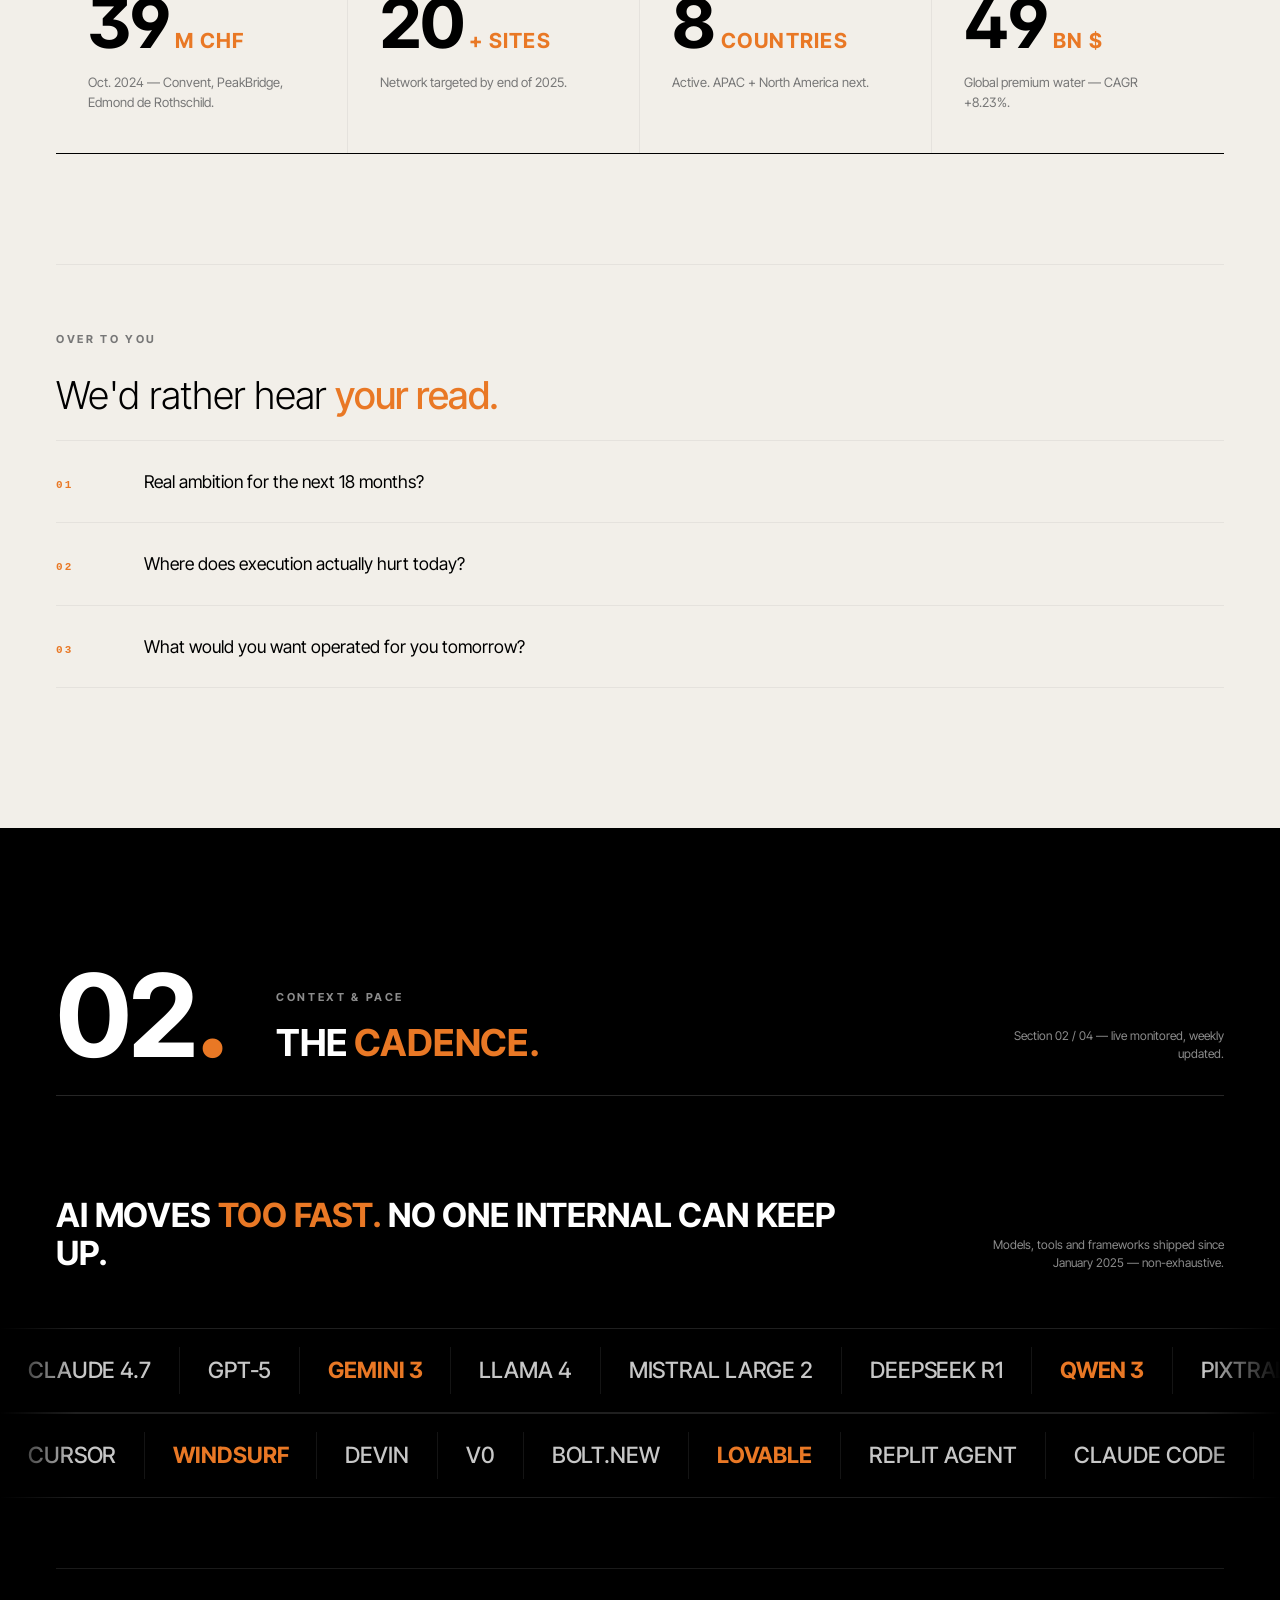
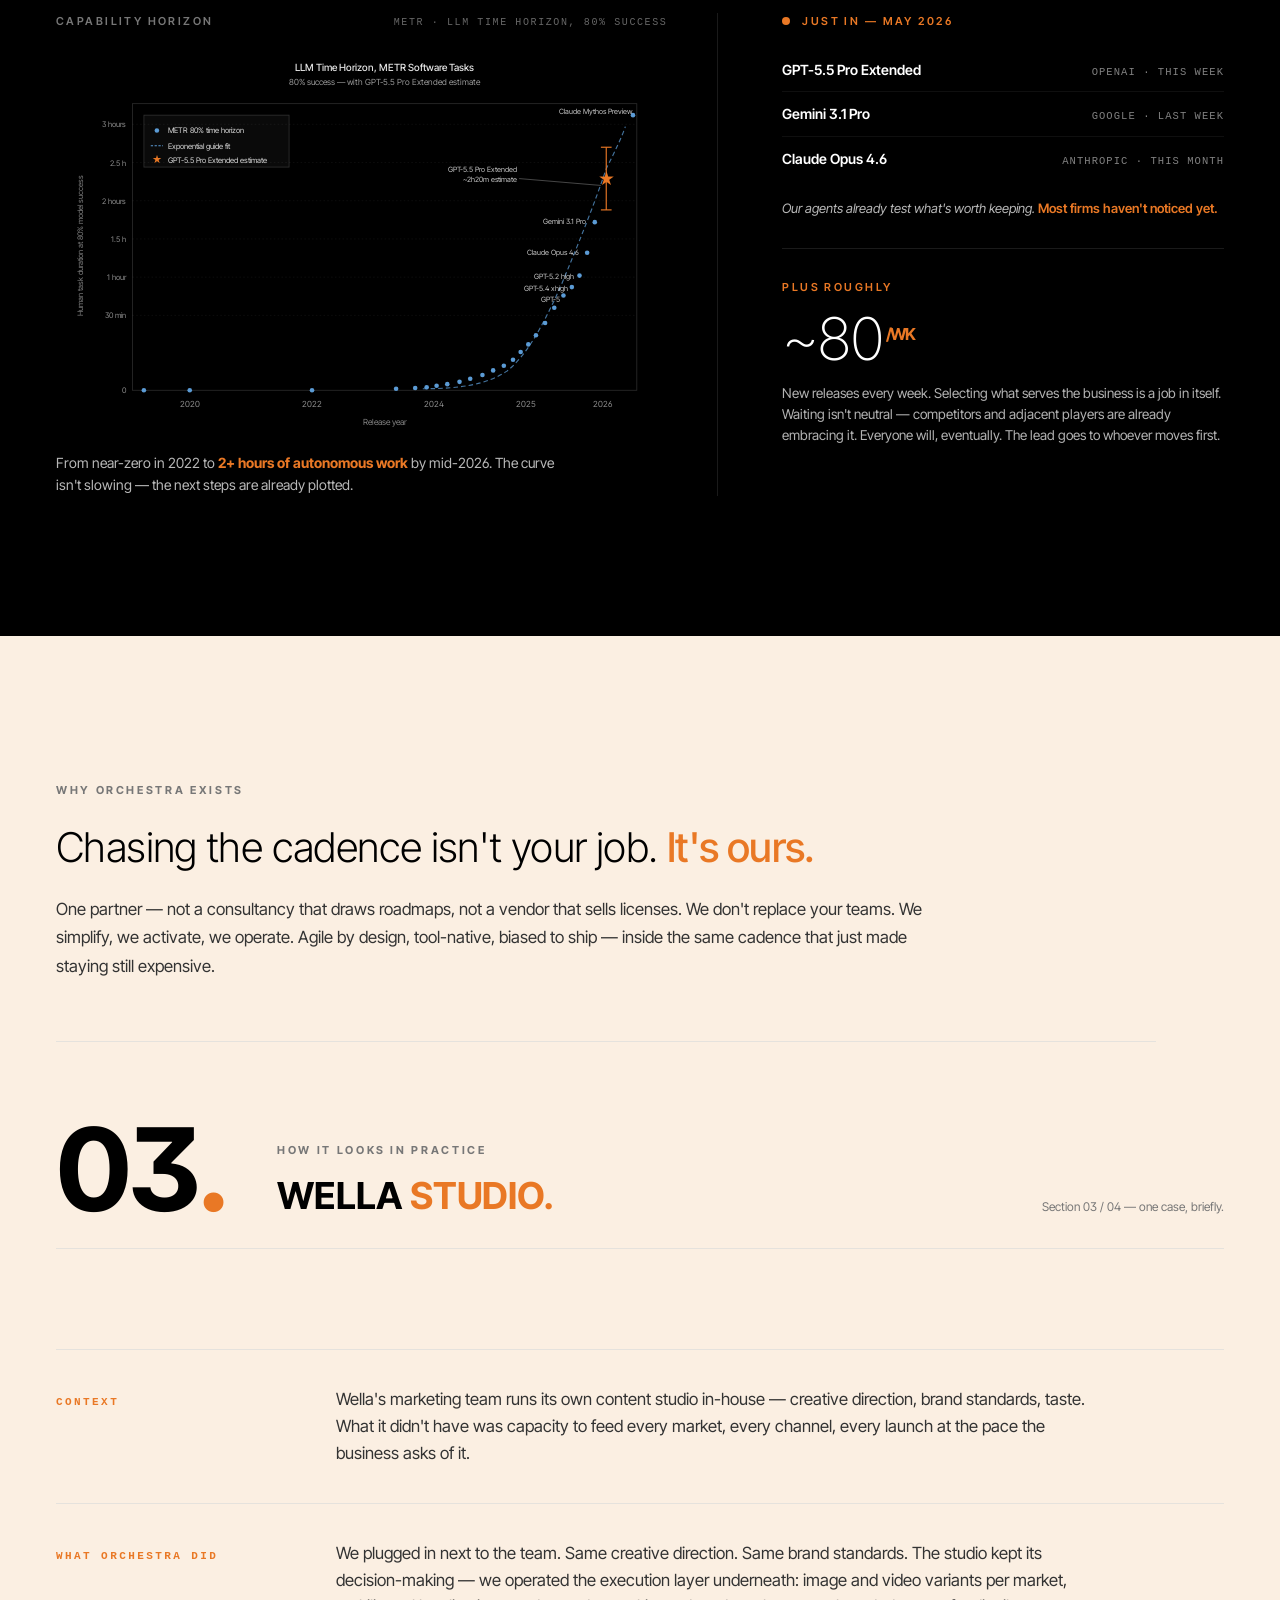
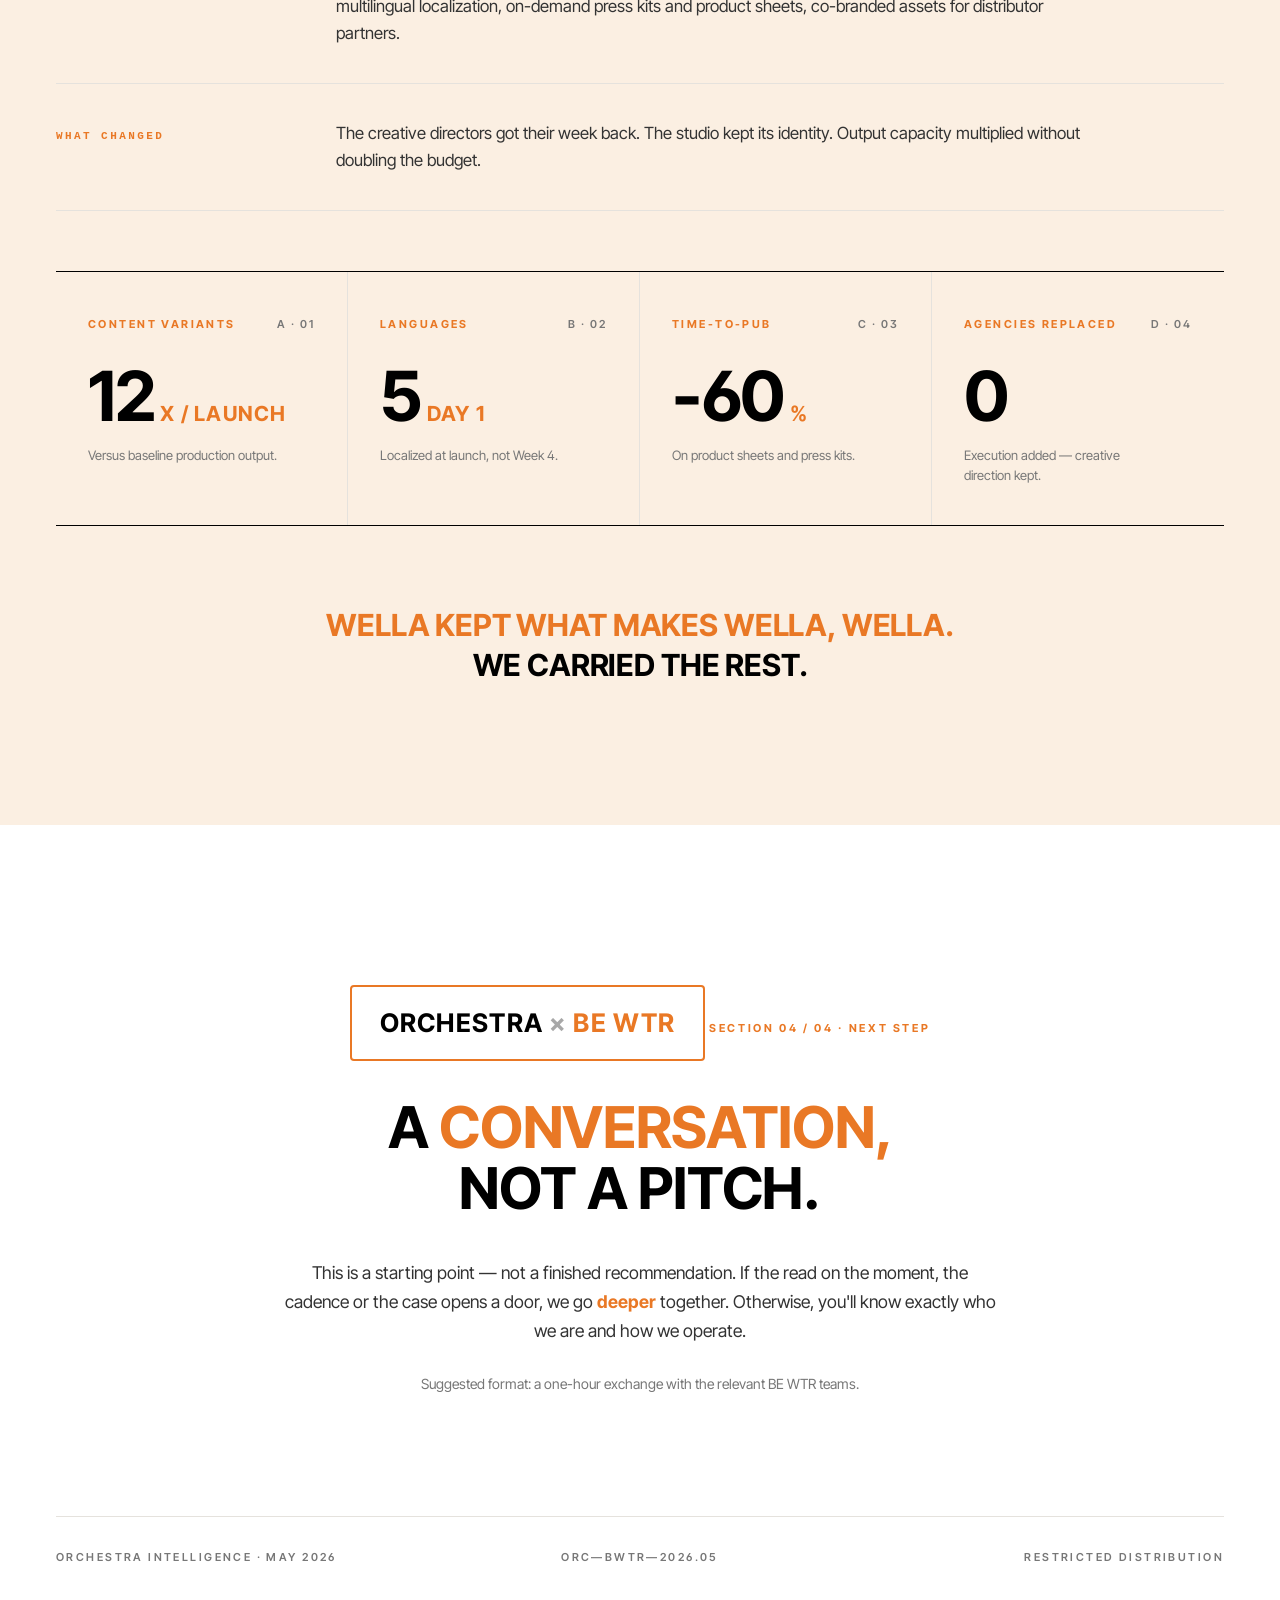
<file: staging.html>
<!DOCTYPE html>
<html lang="en">
<head>
<meta charset="UTF-8">
<meta name="viewport" content="width=device-width, initial-scale=1.0">
<title>Orchestra × BE WTR — Staging</title>
<link rel="preconnect" href="https://fonts.googleapis.com">
<link rel="preconnect" href="https://fonts.gstatic.com" crossorigin>
<link href="https://fonts.googleapis.com/css2?family=Inter+Tight:wght@300;400;500;600;700;800&display=swap" rel="stylesheet">
<link rel="stylesheet" href="styles.css">
<style>
  .hero-visual {
    background: #111 url("bewtr-hero-cropped.png") center 30% / cover no-repeat !important;
  }
  .hero-visual::before, .hero-visual .bottle, .hero-visual .glass { display: none !important; }
  .hero-visual .ph-tag { background: rgba(255,255,255,0.92); color: #000; }

  .hero-title--soft {
    font-weight: 400 !important;
    text-transform: none !important;
    font-size: clamp(1.8rem, 3.2vw, 3rem) !important;
    line-height: 1.18 !important;
    letter-spacing: -0.015em !important;
    max-width: 920px;
    color: var(--ink-soft) !important;
  }
  .hero-title--soft .accent {
    font-weight: 600 !important;
    color: var(--orange) !important;
  }

  /* === STAGING-ONLY ADDITIONS === */
  /* Open question (end of Moment) */
  .open-question { margin-top: 110px; padding-top: 60px; border-top: 1px solid var(--line); }
  .open-question .eyebrow { display: inline-block; margin-bottom: 24px; }
  .open-question h3 {
    font-family: 'Inter Tight', sans-serif;
    font-weight: 300;
    font-size: clamp(1.6rem, 3vw, 2.4rem);
    line-height: 1.2;
    letter-spacing: -0.015em;
    margin-bottom: 22px;
    color: var(--ink);
    max-width: 920px;
  }
  .open-question h3 .accent { color: var(--orange); font-weight: 500; }
  .open-question > p {
    font-size: 1.05rem;
    line-height: 1.55;
    color: var(--ink-soft);
    margin-bottom: 40px;
    max-width: 680px;
  }
  .open-question ul {
    list-style: none;
    border-top: 1px solid var(--line);
    margin: 0;
    padding: 0;
  }
  .open-question ul li {
    padding: 28px 0;
    border-bottom: 1px solid var(--line);
    display: grid;
    grid-template-columns: 60px 1fr;
    gap: 28px;
    align-items: baseline;
    font-size: 1.1rem;
    line-height: 1.45;
    color: var(--ink);
  }
  .open-question .q-num {
    font-family: 'JetBrains Mono', monospace;
    font-size: 11px;
    letter-spacing: 0.2em;
    color: var(--orange);
    font-weight: 700;
  }

  /* Why Orchestra Exists — bridge block opening the Case section */
  .why-orchestra-block {
    margin: 0 0 80px;
    padding-bottom: 60px;
    border-bottom: 1px solid var(--line);
    max-width: 1100px;
  }
  .why-orchestra-block .eyebrow { display: inline-block; margin-bottom: 24px; }
  .why-orchestra-title {
    font-family: 'Inter Tight', sans-serif;
    font-weight: 300;
    font-size: clamp(1.8rem, 3.2vw, 2.6rem);
    line-height: 1.18;
    letter-spacing: -0.015em;
    margin-bottom: 24px;
    color: var(--ink);
    max-width: 940px;
  }
  .why-orchestra-title .accent { color: var(--orange); font-weight: 500; }
  .why-orchestra-block > p {
    font-size: 1.05rem;
    line-height: 1.7;
    color: var(--ink-soft);
    max-width: 880px;
    margin: 0;
  }

  /* Warm section (Wella Studio) — orange-pale full-bleed background */
  .section-warm { position: relative; z-index: 0; }
  .section-warm::before {
    content: ""; position: absolute; top: 0; left: 50%; transform: translateX(-50%);
    width: 100vw; height: 100%; background: var(--orange-pale);
    z-index: -1;
  }

  /* Cream section (Moment) — subtle off-white full-bleed background */
  .section-cream { position: relative; z-index: 0; }
  .section-cream::before {
    content: ""; position: absolute; top: 0; left: 50%; transform: translateX(-50%);
    width: 100vw; height: 100%; background: var(--bg-3);
    z-index: -1;
  }

  /* Dark section (Cadence) — full-bleed black for the ENTIRE section, not just inner block */
  .section-dark { position: relative; z-index: 0; color: var(--bg); }
  .section-dark::before {
    content: ""; position: absolute; top: 0; left: 50%; transform: translateX(-50%);
    width: 100vw; height: 100%; background: var(--ink);
    z-index: -1;
  }
  .section-dark .section-head { border-bottom-color: rgba(255,255,255,0.15); }
  .section-dark .section-head .num,
  .section-dark .section-head .title { color: var(--bg); }
  .section-dark .section-head .num .dot { color: var(--orange); }
  .section-dark .section-head .title .accent { color: var(--orange); }
  .section-dark .section-head .eyebrow.muted,
  .section-dark .section-head .meta { color: rgba(255,255,255,0.55); }
  /* Cadence inner block — inherit dark from parent section, no need for its own dark layer */
  .section-dark .cadence-block { margin-top: 40px; padding: 0; border-top: none; }
  .section-dark .cadence-head h3 { color: var(--bg); }
  .section-dark .cadence-head h3 .accent { color: var(--orange); }
  .section-dark .cadence-head .meta { color: rgba(255,255,255,0.55); }
  .section-dark .marquee {
    border-top: 1px solid rgba(255,255,255,0.12);
    border-bottom: 1px solid rgba(255,255,255,0.12);
  }
  .section-dark .marquee-item { color: rgba(255,255,255,0.78); border-right-color: rgba(255,255,255,0.08); }
  .section-dark .marquee-item.accent { color: var(--orange); }

  /* Case body */
  .case-body { margin: 0 0 60px; border-top: 1px solid var(--line); }
  .case-row {
    display: grid;
    grid-template-columns: 220px 1fr;
    gap: 60px;
    padding: 36px 0;
    border-bottom: 1px solid var(--line);
    align-items: baseline;
  }
  .case-row .case-lab {
    font-family: 'JetBrains Mono', monospace;
    font-size: 11px;
    letter-spacing: 0.22em;
    text-transform: uppercase;
    color: var(--orange);
    font-weight: 700;
  }
  .case-row p {
    font-size: 1.05rem;
    line-height: 1.6;
    color: var(--ink-soft);
    max-width: 760px;
    margin: 0;
  }

  /* Case closer */
  .case-closer {
    font-family: 'Inter Tight', sans-serif;
    font-size: clamp(1.4rem, 2.4vw, 1.9rem);
    font-weight: 700;
    text-transform: uppercase;
    letter-spacing: -0.005em;
    line-height: 1.3;
    text-align: center;
    max-width: 900px;
    margin: 80px auto 0;
    color: var(--ink);
  }
  .case-closer .accent { color: var(--orange); }

  /* Staging banner */
  .staging-banner {
    position: fixed; top: 0; left: 0; right: 0; z-index: 100;
    background: var(--orange);
    color: #fff;
    padding: 8px 56px;
    font-family: 'JetBrains Mono', monospace;
    font-size: 11px;
    letter-spacing: 0.18em;
    text-transform: uppercase;
    text-align: center;
    font-weight: 700;
  }
  body.has-staging-banner { padding-top: 32px; }
  .has-staging-banner .nav { top: 32px; }

  /* Mobile responsive */
  @media (max-width: 768px) {
    .open-question ul li { grid-template-columns: 40px 1fr; gap: 16px; }
    .case-row { grid-template-columns: 1fr; gap: 16px; }
  }
</style>
</head>
<body class="has-staging-banner">

<div class="staging-banner">STAGING PREVIEW · NOT THE LIVE VERSION · MAY 12, 2026</div>

<nav class="nav">
  <div class="brand">
    <span class="ork">ORCHESTRA</span>
    <span class="x">×</span>
    <span class="bw">BE WTR</span>
  </div>
  <ul>
    <li><a href="#moment" data-link="moment">The Moment</a></li>
    <li><a href="#cadence" data-link="cadence">The Cadence</a></li>
    <li><a href="#case" data-link="case">The Case</a></li>
  </ul>
  <span></span>
</nav>

<div class="wrap">

  <header class="hero">
    <div class="hero-top">
      <span class="crumb"><b>WORKING DOCUMENT</b> · CONFIDENTIAL</span>
      <span></span>
      <span class="live"><span class="pulse"></span>MAY 2026 EDITION</span>
    </div>

    <div class="hero-grid">
      <div>
        <span class="eyebrow" style="margin-bottom: 28px; display: inline-block;">A NOTE FROM ORCHESTRA INTELLIGENCE</span>
        <h1 class="hero-title hero-title--soft">
          We're Orchestra Intelligence — and we'd like to introduce ourselves to <span class="accent">BE WTR</span>. A few thoughts on where we think we could help, gathered in one place.
        </h1>
      </div>
    </div>

    <div class="hero-bottom">
      <p class="lead">
        Our read of the BE WTR moment, a few open questions, and one case. Conversation, not pitch.
      </p>
      <div class="cell">
        <span class="lab">Prepared by</span>
        <span class="val">Orchestra Intelligence</span>
      </div>
      <div class="cell">
        <span class="lab">For</span>
        <span class="val">BE WTR Leadership</span>
      </div>
      <div class="cell">
        <span class="lab">Reference</span>
        <span class="val">ORC—BWTR—2026.05</span>
      </div>
    </div>
  </header>

  <section id="moment" class="section-cream">
    <div class="section-head reveal">
      <div class="num">01<span class="dot">.</span></div>
      <div>
        <span class="eyebrow muted label">SITUATION &amp; OPPORTUNITY</span>
        <h2 class="title">THE <span class="accent">MOMENT.</span></h2>
      </div>
      <div class="meta">Section 01 / 04 — published figures, open sources.</div>
    </div>

    <p class="moment-intro reveal">
      Here's what we read: BE WTR is no longer fighting for demand. The next chapter is <span class="accent">scale</span> — and keeping pace with how fast AI is rewriting what "industrializing a premium standard" actually means.
    </p>

    <div class="stats-grid reveal">
      <div class="stat">
        <div class="head"><span class="lab">SERIES C</span><span class="ix">A · 01</span></div>
        <div class="num">39<sup>M CHF</sup></div>
        <div class="desc">Oct. 2024 — Convent, PeakBridge, Edmond de Rothschild.</div>
      </div>
      <div class="stat">
        <div class="head"><span class="lab">BOTTLING</span><span class="ix">B · 02</span></div>
        <div class="num">20<sup>+ SITES</sup></div>
        <div class="desc">Network targeted by end of 2025.</div>
      </div>
      <div class="stat">
        <div class="head"><span class="lab">GEOGRAPHIES</span><span class="ix">C · 03</span></div>
        <div class="num">8<sup>COUNTRIES</sup></div>
        <div class="desc">Active. APAC + North America next.</div>
      </div>
      <div class="stat">
        <div class="head"><span class="lab">MARKET 2031</span><span class="ix">D · 04</span></div>
        <div class="num">49<sup>BN $</sup></div>
        <div class="desc">Global premium water — CAGR +8.23%.</div>
      </div>
    </div>

    <div class="open-question reveal">
      <span class="eyebrow muted label">OVER TO YOU</span>
      <h3>We'd rather hear <span class="accent">your read.</span></h3>
      <ul>
        <li><span class="q-num">01</span> Real ambition for the next 18 months?</li>
        <li><span class="q-num">02</span> Where does execution actually hurt today?</li>
        <li><span class="q-num">03</span> What would you want operated for you tomorrow?</li>
      </ul>
    </div>
  </section>

  <section id="cadence" class="section-dark">
    <div class="section-head reveal">
      <div class="num">02<span class="dot">.</span></div>
      <div>
        <span class="eyebrow muted label">CONTEXT &amp; PACE</span>
        <h2 class="title">THE <span class="accent">CADENCE.</span></h2>
      </div>
      <div class="meta">Section 02 / 04 — live monitored, weekly updated.</div>
    </div>

    <div class="cadence-block">
      <div class="cadence-head reveal">
        <h3>AI MOVES <span class="accent">TOO FAST.</span> NO ONE INTERNAL CAN KEEP UP.</h3>
        <div class="meta">Models, tools and frameworks shipped since January 2025 — non-exhaustive.</div>
      </div>

      <div class="marquee">
        <div class="marquee-track">
          <span class="marquee-item">Claude 4.7</span><span class="marquee-item">GPT-5</span><span class="marquee-item accent">Gemini 3</span><span class="marquee-item">Llama 4</span><span class="marquee-item">Mistral Large 2</span><span class="marquee-item">DeepSeek R1</span><span class="marquee-item accent">Qwen 3</span><span class="marquee-item">Pixtral</span><span class="marquee-item">Nemotron 70B</span><span class="marquee-item">Phi-4</span><span class="marquee-item accent">Grok 4</span><span class="marquee-item">Command R+</span><span class="marquee-item">o3</span><span class="marquee-item">Sora</span><span class="marquee-item accent">Runway Gen-3</span><span class="marquee-item">Veo 3</span><span class="marquee-item">Kling 2</span><span class="marquee-item">Pika 2</span><span class="marquee-item">Hailuo</span><span class="marquee-item accent">Midjourney v7</span><span class="marquee-item">Flux.1 Pro</span><span class="marquee-item">Ideogram 3</span><span class="marquee-item">Recraft V3</span><span class="marquee-item">Suno v4</span><span class="marquee-item accent">ElevenLabs v3</span><span class="marquee-item">Claude 4.7</span><span class="marquee-item">GPT-5</span><span class="marquee-item accent">Gemini 3</span><span class="marquee-item">Llama 4</span><span class="marquee-item">Mistral Large 2</span><span class="marquee-item">DeepSeek R1</span><span class="marquee-item accent">Qwen 3</span><span class="marquee-item">Pixtral</span><span class="marquee-item">Nemotron 70B</span><span class="marquee-item">Phi-4</span><span class="marquee-item accent">Grok 4</span><span class="marquee-item">Command R+</span><span class="marquee-item">o3</span><span class="marquee-item">Sora</span><span class="marquee-item accent">Runway Gen-3</span><span class="marquee-item">Veo 3</span><span class="marquee-item">Kling 2</span><span class="marquee-item">Pika 2</span><span class="marquee-item">Hailuo</span><span class="marquee-item accent">Midjourney v7</span><span class="marquee-item">Flux.1 Pro</span><span class="marquee-item">Ideogram 3</span><span class="marquee-item">Recraft V3</span><span class="marquee-item">Suno v4</span><span class="marquee-item accent">ElevenLabs v3</span>
        </div>
      </div>

      <div class="marquee">
        <div class="marquee-track reverse">
          <span class="marquee-item">Cursor</span><span class="marquee-item accent">Windsurf</span><span class="marquee-item">Devin</span><span class="marquee-item">v0</span><span class="marquee-item">bolt.new</span><span class="marquee-item accent">Lovable</span><span class="marquee-item">Replit Agent</span><span class="marquee-item">Claude Code</span><span class="marquee-item">LangGraph</span><span class="marquee-item accent">CrewAI</span><span class="marquee-item">AutoGen</span><span class="marquee-item">Mastra</span><span class="marquee-item">Letta</span><span class="marquee-item accent">Pinecone</span><span class="marquee-item">Weaviate</span><span class="marquee-item">Qdrant</span><span class="marquee-item">Perplexity Pro</span><span class="marquee-item accent">Glean</span><span class="marquee-item">Notion AI</span><span class="marquee-item">Granola</span><span class="marquee-item">Modal</span><span class="marquee-item accent">MCP</span><span class="marquee-item">Realtime API</span><span class="marquee-item">Cartesia</span><span class="marquee-item">Vapi</span><span class="marquee-item">Cursor</span><span class="marquee-item accent">Windsurf</span><span class="marquee-item">Devin</span><span class="marquee-item">v0</span><span class="marquee-item">bolt.new</span><span class="marquee-item accent">Lovable</span><span class="marquee-item">Replit Agent</span><span class="marquee-item">Claude Code</span><span class="marquee-item">LangGraph</span><span class="marquee-item accent">CrewAI</span><span class="marquee-item">AutoGen</span><span class="marquee-item">Mastra</span><span class="marquee-item">Letta</span><span class="marquee-item accent">Pinecone</span><span class="marquee-item">Weaviate</span><span class="marquee-item">Qdrant</span><span class="marquee-item">Perplexity Pro</span><span class="marquee-item accent">Glean</span><span class="marquee-item">Notion AI</span><span class="marquee-item">Granola</span><span class="marquee-item">Modal</span><span class="marquee-item accent">MCP</span><span class="marquee-item">Realtime API</span><span class="marquee-item">Cartesia</span><span class="marquee-item">Vapi</span>
        </div>
      </div>

      <div class="cadence-bottom reveal">
        <div class="cadence-bottom-left">
          <div class="cadence-curve">
            <div class="curve-head">
              <span class="lab">CAPABILITY HORIZON</span>
              <span class="meta">METR · LLM time horizon, 80% success</span>
            </div>
            <svg viewBox="0 0 800 500" preserveAspectRatio="xMidYMid meet" xmlns="http://www.w3.org/2000/svg" aria-label="METR LLM Time Horizon chart">
              <text x="430" y="22" text-anchor="middle" fill="rgba(255,255,255,0.9)" font-size="13" font-family="Inter Tight, sans-serif" font-weight="500">LLM Time Horizon, METR Software Tasks</text>
              <text x="430" y="40" text-anchor="middle" fill="rgba(255,255,255,0.6)" font-size="11" font-family="Inter Tight, sans-serif">80% success — with GPT-5.5 Pro Extended estimate</text>
              <rect x="100" y="65" width="660" height="375" fill="none" stroke="rgba(255,255,255,0.18)" stroke-width="1"/>
              <g stroke="rgba(255,255,255,0.07)" stroke-dasharray="2,3" stroke-width="1">
                <line x1="100" y1="92" x2="760" y2="92"/>
                <line x1="100" y1="142" x2="760" y2="142"/>
                <line x1="100" y1="192" x2="760" y2="192"/>
                <line x1="100" y1="242" x2="760" y2="242"/>
                <line x1="100" y1="292" x2="760" y2="292"/>
                <line x1="100" y1="342" x2="760" y2="342"/>
              </g>
              <g fill="rgba(255,255,255,0.55)" font-size="10" font-family="Inter Tight, sans-serif" text-anchor="end">
                <text x="92" y="96">3 hours</text>
                <text x="92" y="146">2.5 h</text>
                <text x="92" y="196">2 hours</text>
                <text x="92" y="246">1.5 h</text>
                <text x="92" y="296">1 hour</text>
                <text x="92" y="346">30 min</text>
                <text x="92" y="443">0</text>
              </g>
              <text transform="translate(35,250) rotate(-90)" fill="rgba(255,255,255,0.5)" font-size="10" font-family="Inter Tight, sans-serif" text-anchor="middle">Human task duration at 80% model success</text>
              <g fill="rgba(255,255,255,0.55)" font-size="11" font-family="Inter Tight, sans-serif" text-anchor="middle">
                <text x="175" y="462">2020</text>
                <text x="335" y="462">2022</text>
                <text x="495" y="462">2024</text>
                <text x="615" y="462">2025</text>
                <text x="715" y="462">2026</text>
              </g>
              <text x="430" y="486" fill="rgba(255,255,255,0.5)" font-size="11" font-family="Inter Tight, sans-serif" text-anchor="middle">Release year</text>
              <path d="M 480 438 C 530 438, 565 432, 590 415 C 615 395, 635 360, 660 305 C 685 245, 705 195, 720 150 C 730 130, 740 110, 745 95" stroke="#5B9BD5" stroke-width="1.5" fill="none" stroke-dasharray="6,4" opacity="0.75"/>
              <g fill="#5B9BD5">
                <circle cx="115" cy="440" r="3"/>
                <circle cx="175" cy="440" r="3"/>
                <circle cx="335" cy="440" r="3"/>
                <circle cx="445" cy="438" r="3"/>
                <circle cx="470" cy="437" r="3"/>
                <circle cx="485" cy="436" r="3"/>
                <circle cx="498" cy="434" r="3"/>
                <circle cx="512" cy="432" r="3"/>
                <circle cx="528" cy="429" r="3"/>
                <circle cx="542" cy="425" r="3"/>
                <circle cx="558" cy="420" r="3"/>
                <circle cx="572" cy="414" r="3"/>
                <circle cx="586" cy="408" r="3"/>
                <circle cx="598" cy="400" r="3"/>
                <circle cx="608" cy="390" r="3"/>
                <circle cx="618" cy="380" r="3"/>
                <circle cx="628" cy="368" r="3"/>
                <circle cx="640" cy="352" r="3"/>
                <circle cx="652" cy="332" r="3"/>
                <circle cx="664" cy="316" r="3"/>
                <circle cx="675" cy="305" r="3"/>
                <circle cx="685" cy="290" r="3"/>
                <circle cx="695" cy="260" r="3"/>
                <circle cx="705" cy="220" r="3"/>
                <circle cx="755" cy="80" r="3"/>
              </g>
              <line x1="720" y1="122" x2="720" y2="204" stroke="#E97825" stroke-width="1.5"/>
              <line x1="713" y1="122" x2="727" y2="122" stroke="#E97825" stroke-width="1.5"/>
              <line x1="713" y1="204" x2="727" y2="204" stroke="#E97825" stroke-width="1.5"/>
              <text x="720" y="172" fill="#E97825" font-size="22" font-weight="bold" text-anchor="middle">★</text>
              <g fill="rgba(255,255,255,0.78)" font-size="9.5" font-family="Inter Tight, sans-serif" text-anchor="end">
                <text x="755" y="78">Claude Mythos Preview</text>
                <text x="693" y="223">Gemini 3.1 Pro</text>
                <text x="685" y="263">Claude Opus 4.6</text>
                <text x="678" y="295">GPT-5.2 high</text>
                <text x="670" y="310">GPT-5.4 xhigh</text>
                <text x="660" y="325">GPT-5</text>
              </g>
              <text x="603" y="155" fill="rgba(255,255,255,0.78)" font-size="9.5" font-family="Inter Tight, sans-serif" text-anchor="end">GPT-5.5 Pro Extended</text>
              <text x="603" y="168" fill="rgba(255,255,255,0.78)" font-size="9.5" font-family="Inter Tight, sans-serif" text-anchor="end">~2h20m estimate</text>
              <line x1="606" y1="163" x2="713" y2="172" stroke="rgba(255,255,255,0.45)" stroke-width="0.8"/>
              <rect x="115" y="80" width="190" height="68" fill="rgba(255,255,255,0.04)" stroke="rgba(255,255,255,0.18)" stroke-width="1"/>
              <circle cx="132" cy="100" r="3" fill="#5B9BD5"/>
              <text x="146" y="104" fill="rgba(255,255,255,0.85)" font-size="10" font-family="Inter Tight, sans-serif">METR 80% time horizon</text>
              <line x1="124" y1="120" x2="140" y2="120" stroke="#5B9BD5" stroke-width="1.5" stroke-dasharray="3,2"/>
              <text x="146" y="124" fill="rgba(255,255,255,0.85)" font-size="10" font-family="Inter Tight, sans-serif">Exponential guide fit</text>
              <text x="132" y="142" fill="#E97825" font-size="13" font-weight="bold" text-anchor="middle">★</text>
              <text x="146" y="142" fill="rgba(255,255,255,0.85)" font-size="10" font-family="Inter Tight, sans-serif">GPT-5.5 Pro Extended estimate</text>
            </svg>
            <p class="curve-caption">From near-zero in 2022 to <span class="accent">2+ hours of autonomous work</span> by mid-2026. The curve isn't slowing — the next steps are already plotted.</p>
          </div>
        </div>
        <div class="cadence-bottom-right">
          <div class="just-in">
            <div class="just-in-head">
              <span class="pulse"></span>
              <span class="lab">JUST IN — MAY 2026</span>
            </div>
            <ul>
              <li><b>GPT-5.5 Pro Extended</b><span>OpenAI · this week</span></li>
              <li><b>Gemini 3.1 Pro</b><span>Google · last week</span></li>
              <li><b>Claude Opus 4.6</b><span>Anthropic · this month</span></li>
            </ul>
            <p class="hint">Our agents already test what's worth keeping. <span class="accent">Most firms haven't noticed yet.</span></p>
          </div>
          <div class="impact-summary">
            <span class="lab">PLUS ROUGHLY</span>
            <div class="big">~80<sup>/WK</sup></div>
            <p>New releases every week. Selecting what serves the business is a job in itself. <span class="accent">Waiting isn't neutral</span> — competitors and adjacent players are already embracing it. Everyone will, eventually. The lead goes to whoever moves first.</p>
          </div>
        </div>
      </div>
    </div>
  </section>

  <section id="case" class="section-warm">
    <div class="why-orchestra-block reveal">
      <span class="eyebrow muted label">WHY ORCHESTRA EXISTS</span>
      <h3 class="why-orchestra-title">Chasing the cadence isn't your job. <span class="accent">It's ours.</span></h3>
      <p>One partner — not a consultancy that draws roadmaps, not a vendor that sells licenses. We don't replace your teams. We simplify, we activate, we operate. Agile by design, tool-native, biased to ship — inside the same cadence that just made staying still expensive.</p>
    </div>

    <div class="section-head reveal">
      <div class="num">03<span class="dot">.</span></div>
      <div>
        <span class="eyebrow muted label">HOW IT LOOKS IN PRACTICE</span>
        <h2 class="title">WELLA <span class="accent">STUDIO.</span></h2>
      </div>
      <div class="meta">Section 03 / 04 — one case, briefly.</div>
    </div>

    <div class="case-body reveal">
      <div class="case-row">
        <span class="case-lab">CONTEXT</span>
        <div class="case-text">
          <p>Wella's marketing team runs its own content studio in-house — creative direction, brand standards, taste. What it didn't have was capacity to feed every market, every channel, every launch at the pace the business asks of it.</p>
        </div>
      </div>
      <div class="case-row">
        <span class="case-lab">WHAT ORCHESTRA DID</span>
        <div class="case-text">
          <p>We plugged in next to the team. Same creative direction. Same brand standards. The studio kept its decision-making — we operated the execution layer underneath: image and video variants per market, multilingual localization, on-demand press kits and product sheets, co-branded assets for distributor partners.</p>
        </div>
      </div>
      <div class="case-row">
        <span class="case-lab">WHAT CHANGED</span>
        <div class="case-text">
          <p>The creative directors got their week back. The studio kept its identity. Output capacity multiplied without doubling the budget.</p>
        </div>
      </div>
    </div>

    <div class="stats-grid reveal">
      <div class="stat">
        <div class="head"><span class="lab">CONTENT VARIANTS</span><span class="ix">A · 01</span></div>
        <div class="num">12<sup>X / LAUNCH</sup></div>
        <div class="desc">Versus baseline production output.</div>
      </div>
      <div class="stat">
        <div class="head"><span class="lab">LANGUAGES</span><span class="ix">B · 02</span></div>
        <div class="num">5<sup>DAY 1</sup></div>
        <div class="desc">Localized at launch, not Week 4.</div>
      </div>
      <div class="stat">
        <div class="head"><span class="lab">TIME-TO-PUB</span><span class="ix">C · 03</span></div>
        <div class="num">-60<sup>%</sup></div>
        <div class="desc">On product sheets and press kits.</div>
      </div>
      <div class="stat">
        <div class="head"><span class="lab">AGENCIES REPLACED</span><span class="ix">D · 04</span></div>
        <div class="num">0</div>
        <div class="desc">Execution added — creative direction kept.</div>
      </div>
    </div>

    <p class="case-closer reveal">
      <span class="accent">Wella kept what makes Wella, Wella.</span><br>We carried the rest.
    </p>
  </section>

  <section class="closing" id="closing">
    <div class="water-mark reveal"><span class="ork">ORCHESTRA</span><span class="x">×</span>BE WTR</div>
    <span class="eyebrow reveal">SECTION 04 / 04 · NEXT STEP</span>
    <h2 class="reveal">A <span class="accent">CONVERSATION,</span><br>NOT A PITCH.</h2>
    <p class="reveal">
      This is a starting point — not a finished recommendation. If the read on the moment, the cadence or the case opens a door, we go <span class="accent">deeper</span> together. Otherwise, you'll know exactly who we are and how we operate.
    </p>
    <p class="sub-note reveal">
      Suggested format: a one-hour exchange with the relevant BE WTR teams.
    </p>

    <div class="closing-meta">
      <span class="lab">ORCHESTRA INTELLIGENCE · MAY 2026</span>
      <span class="center lab">ORC—BWTR—2026.05</span>
      <span class="lab end">RESTRICTED DISTRIBUTION</span>
    </div>
  </section>

</div>

<script>
  const sections = document.querySelectorAll('section[id]');
  const navLinks = document.querySelectorAll('.nav a[data-link]');
  const navObserver = new IntersectionObserver(entries => {
    entries.forEach(entry => {
      if (entry.isIntersecting) {
        navLinks.forEach(l => l.classList.remove('active'));
        const active = document.querySelector(`.nav a[data-link="${entry.target.id}"]`);
        if (active) active.classList.add('active');
      }
    });
  }, { rootMargin: '-40% 0px -55% 0px' });
  sections.forEach(s => navObserver.observe(s));

  const revealObserver = new IntersectionObserver(entries => {
    entries.forEach(entry => {
      if (entry.isIntersecting) {
        entry.target.classList.add('in');
        revealObserver.unobserve(entry.target);
      }
    });
  }, { threshold: 0.1, rootMargin: '0px 0px -50px 0px' });
  document.querySelectorAll('.reveal').forEach(el => revealObserver.observe(el));
</script>

</body>
</html>
</file>
<file: styles.css>
:root {
  --bg: #FFFFFF;
  --bg-2: #FAF8F5;
  --bg-3: #F2EFE9;
  --ink: #000000;
  --ink-2: #1A1A1A;
  --ink-soft: #333333;
  --muted: #777777;
  --muted-2: #A8A8A8;
  --line: #E5E2DD;
  --line-2: #CFCBC3;
  --orange: #E97825;
  --orange-2: #C95E12;
  --orange-soft: #F4C9A6;
  --orange-pale: #FBEFE2;
}

* { box-sizing: border-box; margin: 0; padding: 0; }
html { scroll-behavior: smooth; }
body {
  background: var(--bg);
  color: var(--ink);
  font-family: 'Inter Tight', -apple-system, system-ui, sans-serif;
  font-weight: 400;
  line-height: 1.55;
  -webkit-font-smoothing: antialiased;
  overflow-x: hidden;
  font-feature-settings: "ss01", "kern";
}

.wrap { max-width: 1480px; margin: 0 auto; padding: 0 56px; position: relative; }

.eyebrow {
  font-size: 11px;
  letter-spacing: 0.24em;
  text-transform: uppercase;
  font-weight: 700;
  color: var(--orange);
}
.eyebrow.muted { color: var(--muted); }
.lab {
  font-size: 11px;
  letter-spacing: 0.22em;
  text-transform: uppercase;
  font-weight: 600;
  color: var(--muted);
}

.btn {
  display: inline-flex; align-items: center; gap: 14px;
  padding: 18px 32px;
  background: transparent;
  color: var(--orange);
  text-decoration: none;
  border: 1.5px solid var(--orange);
  border-radius: 4px;
  font-size: 12.5px; font-weight: 700;
  letter-spacing: 0.14em; text-transform: uppercase;
  transition: all 0.3s;
}
.btn:hover { background: var(--orange); color: #fff; }
.btn .arrow { font-size: 14px; transition: transform 0.3s; }
.btn:hover .arrow { transform: translateX(4px); }
.btn.solid { background: var(--orange); color: #fff; }
.btn.solid:hover { background: var(--orange-2); border-color: var(--orange-2); }
.btn.dark { color: var(--ink); border-color: var(--ink); }
.btn.dark:hover { background: var(--ink); color: #fff; }

.nav {
  position: fixed; top: 0; left: 0; right: 0; z-index: 90;
  padding: 18px 56px;
  display: grid; grid-template-columns: auto 1fr auto;
  align-items: center; gap: 32px;
  background: rgba(255,255,255,0.94);
  backdrop-filter: blur(14px) saturate(120%);
  -webkit-backdrop-filter: blur(14px) saturate(120%);
  border-bottom: 1px solid var(--line);
}
.nav .brand {
  display: flex; align-items: baseline; gap: 10px;
  font-size: 22px; font-weight: 700; letter-spacing: 0.04em;
  text-transform: uppercase;
  white-space: nowrap;
}
.nav .brand .ork, .nav .brand .bw { white-space: nowrap; }
.nav .brand .ork { color: var(--ink); }
.nav .brand .x { color: var(--muted-2); font-size: 16px; font-weight: 500; }
.nav .brand .bw { color: var(--orange); }
.nav ul {
  display: flex; gap: 32px; list-style: none; justify-self: center;
}
.nav a {
  font-size: 11.5px; letter-spacing: 0.18em; font-weight: 700;
  text-transform: uppercase; color: var(--ink); text-decoration: none;
  transition: color 0.2s; padding: 6px 0;
}
.nav a.active, .nav a:hover { color: var(--orange); }
.nav .cta {
  padding: 14px 24px;
  background: transparent; color: var(--orange);
  border: 1.5px solid var(--orange);
  border-radius: 4px;
  font-size: 11.5px; font-weight: 700;
  letter-spacing: 0.18em; text-transform: uppercase; text-decoration: none;
  transition: all 0.3s;
}
.nav .cta:hover { background: var(--orange); color: #fff; }

.hero {
  padding-top: 130px;
  padding-bottom: 90px;
  min-height: 95vh;
  display: grid;
  grid-template-rows: auto 1fr auto;
}
.hero-top {
  display: grid; grid-template-columns: auto 1fr auto;
  gap: 32px; align-items: center;
  padding-bottom: 24px;
}
.hero-top .crumb {
  font-size: 11px; letter-spacing: 0.22em; text-transform: uppercase;
  color: var(--muted); font-weight: 600;
}
.hero-top .crumb b { color: var(--ink); font-weight: 700; }
.hero-top .live {
  display: inline-flex; align-items: center; gap: 10px;
  font-size: 11px; letter-spacing: 0.22em; text-transform: uppercase;
  color: var(--muted); font-weight: 600;
}
.hero-top .live .pulse {
  width: 8px; height: 8px; border-radius: 50%; background: var(--orange);
  box-shadow: 0 0 0 0 rgba(233,120,37,0.6);
  animation: pulse 2.2s infinite;
}
@keyframes pulse {
  0% { box-shadow: 0 0 0 0 rgba(233,120,37,0.5); }
  70% { box-shadow: 0 0 0 12px rgba(233,120,37,0); }
  100% { box-shadow: 0 0 0 0 rgba(233,120,37,0); }
}

.hero-grid {
  display: grid; grid-template-columns: 1.3fr 1fr;
  gap: 64px; align-items: center;
  padding: 32px 0 24px;
}
.hero-title {
  font-family: 'Inter Tight', sans-serif;
  font-weight: 700; text-transform: uppercase;
  font-size: clamp(2.6rem, 5.8vw, 5.2rem);
  line-height: 1.0;
  letter-spacing: -0.01em;
  color: var(--ink);
}
.hero-title .accent { color: var(--orange); }

.hero-visual {
  aspect-ratio: 4 / 5;
  background: radial-gradient(ellipse at 30% 20%, #F4E4D2 0%, #D9B68C 40%, #B8895A 100%);
  position: relative;
  overflow: hidden;
  border-radius: 4px;
}
.hero-visual::before {
  content: ""; position: absolute; inset: 0;
  background:
    repeating-linear-gradient(98deg, transparent 0, transparent 3px, rgba(120,80,40,0.06) 3px, rgba(120,80,40,0.06) 4px),
    repeating-linear-gradient(92deg, transparent 0, transparent 40px, rgba(80,50,20,0.05) 40px, rgba(80,50,20,0.05) 41px);
}
.hero-visual .bottle {
  position: absolute; right: 18%; top: 14%; bottom: 10%;
  width: 18%;
  background: linear-gradient(to right, rgba(255,255,255,0.42) 0%, rgba(255,255,255,0.12) 50%, rgba(255,255,255,0.38) 100%);
  border-radius: 50% 50% 6px 6px / 7% 7% 3% 3%;
  box-shadow:
    inset 6px 0 18px rgba(255,255,255,0.5),
    inset -6px 0 14px rgba(80,50,20,0.18),
    0 28px 50px rgba(80,50,20,0.25);
  border: 1px solid rgba(255,255,255,0.45);
}
.hero-visual .bottle::before {
  content:""; position:absolute; top:-7%; left:30%; width:40%; height:14%;
  background: linear-gradient(to bottom, rgba(40,30,15,0.6), rgba(20,15,8,0.85));
  border-radius: 3px 3px 0 0;
}
.hero-visual .glass {
  position: absolute; right: 6%; bottom: 12%;
  width: 12%; height: 40%;
  background: linear-gradient(to right, rgba(255,255,255,0.4), rgba(255,255,255,0.15), rgba(255,255,255,0.4));
  border-radius: 4px 4px 30% 30% / 4px 4px 8% 8%;
  box-shadow:
    inset 4px 0 10px rgba(255,255,255,0.4),
    0 20px 40px rgba(80,50,20,0.2);
  border: 1px solid rgba(255,255,255,0.45);
}
.hero-visual .ph-tag {
  position: absolute; left: 20px; bottom: 20px;
  font-size: 10px; letter-spacing: 0.2em;
  text-transform: uppercase; color: rgba(40,30,15,0.75);
  padding: 8px 14px; background: rgba(255,255,255,0.92);
  border-radius: 3px; font-weight: 700;
}

.hero-bottom {
  margin-top: 60px;
  padding-top: 32px;
  border-top: 1px solid var(--line);
  display: grid;
  grid-template-columns: 1.6fr 1fr 1fr 1fr;
  gap: 48px;
  align-items: start;
}
.hero-bottom .lead {
  font-size: 1.02rem; line-height: 1.65;
  color: var(--ink-soft); max-width: 560px;
  font-weight: 400;
}
.hero-bottom .cell .lab { display: block; margin-bottom: 10px; }
.hero-bottom .cell .val { font-size: 13px; color: var(--ink); font-weight: 600; line-height: 1.45; }

section { padding: 140px 0; position: relative; }
.section-head {
  display: grid;
  grid-template-columns: auto 1fr auto;
  gap: 48px;
  align-items: end;
  margin-bottom: 100px;
  padding-bottom: 32px;
  border-bottom: 1px solid var(--line);
}
.section-head .num {
  font-family: 'Inter Tight', sans-serif;
  font-weight: 700;
  font-size: clamp(4rem, 9vw, 8rem);
  line-height: 0.82;
  letter-spacing: -0.02em;
  color: var(--ink);
}
.section-head .num .dot { color: var(--orange); }
.section-head .title {
  font-family: 'Inter Tight', sans-serif;
  font-weight: 700; text-transform: uppercase;
  font-size: clamp(1.7rem, 2.9vw, 2.6rem);
  line-height: 1.05;
  letter-spacing: -0.005em;
}
.section-head .title .accent { color: var(--orange); }
.section-head .label { display: block; margin-bottom: 18px; }
.section-head .meta { color: var(--muted); font-size: 12px; line-height: 1.5; max-width: 220px; text-align: right; }

.moment-intro {
  font-family: 'Inter Tight', sans-serif;
  font-weight: 700; text-transform: uppercase;
  font-size: clamp(1.4rem, 2.5vw, 2.1rem);
  line-height: 1.2;
  max-width: 1180px;
  margin-bottom: 90px;
  color: var(--ink);
  letter-spacing: -0.005em;
}
.moment-intro .accent { color: var(--orange); }

.stats-grid {
  display: grid; grid-template-columns: repeat(4, 1fr);
  border-top: 1px solid var(--ink);
  border-bottom: 1px solid var(--ink);
}
.stat {
  padding: 44px 32px 40px;
  border-right: 1px solid var(--line);
  transition: background 0.3s;
}
.stat:last-child { border-right: none; }
.stat:hover { background: var(--bg-2); }
.stat .head {
  display: flex; align-items: center; justify-content: space-between;
  margin-bottom: 32px;
}
.stat .head .lab { color: var(--orange); font-weight: 700; }
.stat .head .ix { font-size: 11px; color: var(--muted); letter-spacing: 0.18em; font-weight: 600; }
.stat .num {
  font-family: 'Inter Tight', sans-serif;
  font-weight: 700;
  font-size: clamp(3rem, 5.4vw, 4.8rem);
  line-height: 0.9;
  letter-spacing: -0.02em;
  margin-bottom: 18px;
  display: flex; align-items: baseline; gap: 6px;
}
.stat .num sup {
  font-size: 0.3em;
  color: var(--orange);
  vertical-align: super;
  font-weight: 700;
  letter-spacing: 0.06em;
}
.stat .desc {
  font-size: 13px;
  color: var(--muted);
  line-height: 1.55;
  max-width: 200px;
}

.moment-pull {
  margin-top: 100px;
  padding: 60px;
  border: 1px solid var(--line);
  border-radius: 4px;
  display: grid; grid-template-columns: auto 1fr auto;
  gap: 40px;
  align-items: center;
  position: relative;
}
.moment-pull .glyph-l, .moment-pull .glyph-r {
  font-family: 'Inter Tight', sans-serif;
  font-size: 5rem;
  color: var(--orange);
  line-height: 0.5;
  font-weight: 700;
}
.moment-pull .glyph-r { transform: rotate(180deg); align-self: end; opacity: 0.25; color: var(--ink); }
.moment-pull p {
  font-family: 'Inter Tight', sans-serif;
  font-size: clamp(1.3rem, 2.2vw, 1.9rem);
  line-height: 1.25;
  font-weight: 700;
  text-transform: uppercase;
  letter-spacing: -0.005em;
  color: var(--ink);
}
.moment-pull p .accent { color: var(--orange); }

.cadence-block { margin-top: 140px; padding-top: 80px; border-top: 1px solid var(--line); }
.cadence-head {
  display: grid; grid-template-columns: 1fr auto;
  gap: 60px; align-items: end;
  margin-bottom: 56px;
}
.cadence-head h3 {
  font-family: 'Inter Tight', sans-serif;
  font-weight: 700; text-transform: uppercase;
  font-size: clamp(1.5rem, 2.6vw, 2.2rem);
  line-height: 1.15;
  letter-spacing: -0.005em;
  max-width: 820px;
}
.cadence-head h3 .accent { color: var(--orange); }
.cadence-head .meta { color: var(--muted); font-size: 12px; line-height: 1.5; max-width: 260px; text-align: right; }

.marquee {
  overflow: hidden; position: relative;
  margin: 0 -56px;
  padding: 18px 0;
  border-top: 1px solid var(--line);
  border-bottom: 1px solid var(--line);
  -webkit-mask-image: linear-gradient(to right, transparent, black 6%, black 94%, transparent);
  mask-image: linear-gradient(to right, transparent, black 6%, black 94%, transparent);
}
.marquee + .marquee { border-top: none; }
.marquee-track { display: flex; animation: marquee 110s linear infinite; width: max-content; }
.marquee-track.reverse { animation-duration: 130s; animation-direction: reverse; }
.marquee-item {
  font-family: 'Inter Tight', sans-serif;
  font-weight: 500;
  font-size: 1.4rem;
  padding: 6px 28px;
  white-space: nowrap;
  color: var(--ink);
  letter-spacing: -0.005em;
  border-right: 1px solid var(--line);
  text-transform: uppercase;
}
.marquee-item.accent { color: var(--orange); font-weight: 700; }
@keyframes marquee { from { transform: translateX(0); } to { transform: translateX(-50%); } }

.cadence-foot {
  margin-top: 60px;
  display: grid; grid-template-columns: 1fr 1.6fr;
  gap: 60px; align-items: start;
}
.cadence-foot .col-a {
  background: var(--ink);
  color: #fff;
  padding: 40px 36px;
  border-radius: 4px;
}
.cadence-foot .col-a .lab { display: block; margin-bottom: 18px; color: rgba(255,255,255,0.5); }
.cadence-foot .col-a .big {
  font-family: 'Inter Tight', sans-serif;
  font-weight: 700;
  font-size: clamp(3rem, 5.2vw, 4.6rem);
  line-height: 1;
  letter-spacing: -0.02em;
  margin-bottom: 14px;
  color: var(--orange);
}
.cadence-foot .col-a .big sup { font-size: 0.3em; color: #fff; font-weight: 700; vertical-align: super; }
.cadence-foot .col-a p { color: rgba(255,255,255,0.75); font-size: 14px; line-height: 1.55; }
.cadence-foot .col-b .lab { display: block; margin-bottom: 18px; color: var(--orange); }
.cadence-foot .col-b p { font-size: 1.05rem; line-height: 1.65; color: var(--ink-soft); max-width: 680px; }
.cadence-foot .col-b p .accent { color: var(--orange); font-weight: 700; }

.risk { margin-top: 140px; padding: 80px 0; border-top: 1px solid var(--line); }
.risk-head {
  display: grid; grid-template-columns: 1fr auto;
  gap: 40px; align-items: end;
  margin-bottom: 56px; padding-bottom: 28px;
  border-bottom: 1px solid var(--line);
}
.risk-head h3 {
  font-family: 'Inter Tight', sans-serif;
  font-weight: 700; text-transform: uppercase;
  font-size: clamp(1.5rem, 2.6vw, 2.2rem);
  line-height: 1.15;
  letter-spacing: -0.005em;
  max-width: 880px;
}
.risk-head h3 .accent { color: var(--orange); }
.risk-grid { display: grid; grid-template-columns: 1fr 1fr; gap: 0; }
.risk-card { padding: 36px 40px 0 0; border-right: 1px solid var(--line); }
.risk-card:last-child { border-right: none; padding-left: 40px; padding-right: 0; }
.risk-card .num-tag {
  display: inline-block;
  font-size: 11px; letter-spacing: 0.22em; text-transform: uppercase;
  color: var(--orange); font-weight: 700;
  margin-bottom: 24px;
  padding: 7px 14px;
  border: 1.5px solid var(--orange);
  border-radius: 3px;
}
.risk-card h4 {
  font-family: 'Inter Tight', sans-serif;
  font-weight: 700; text-transform: uppercase;
  font-size: 1.3rem;
  line-height: 1.2;
  margin-bottom: 22px;
  letter-spacing: -0.005em;
}
.risk-card h4 .accent { color: var(--orange); }
.risk-card p { color: var(--ink-soft); font-size: 15px; line-height: 1.65; }

.positioning-vis {
  margin: 60px 0 60px;
  padding: 80px 60px;
  background: var(--bg-2);
  border: 1px solid var(--line);
  border-radius: 4px;
}
.axis {
  position: relative;
  display: grid;
  grid-template-columns: 1fr 1.4fr 1fr;
  align-items: start;
}
.axis::before {
  content: "";
  position: absolute; top: 32px; left: 6%; right: 6%;
  height: 1px;
  background: linear-gradient(to right, transparent, var(--line-2) 15%, var(--orange) 50%, var(--line-2) 85%, transparent);
}
.axis-pt { text-align: center; padding: 0 24px; position: relative; z-index: 2; }
.axis-pt .dot {
  width: 14px; height: 14px; border-radius: 50%;
  background: var(--ink); margin: 0 auto 36px;
  border: 4px solid var(--bg-2);
  box-shadow: 0 0 0 1px var(--line-2);
}
.axis-pt.center .dot {
  width: 36px; height: 36px;
  background: var(--orange);
  border: 6px solid var(--bg-2);
  box-shadow: 0 0 0 1.5px var(--orange);
}
.axis-pt .lab { display: block; margin-bottom: 12px; }
.axis-pt.center .lab { color: var(--orange); }
.axis-pt h4 {
  font-family: 'Inter Tight', sans-serif;
  font-weight: 700; text-transform: uppercase;
  font-size: 1.1rem;
  margin-bottom: 12px;
  line-height: 1.2;
  letter-spacing: -0.005em;
}
.axis-pt.center h4 { color: var(--orange); font-size: 1.3rem; }
.axis-pt p {
  font-size: 13.5px; color: var(--muted); line-height: 1.55;
  max-width: 240px; margin: 0 auto;
}
.axis-pt.center p { color: var(--ink-soft); max-width: 280px; font-size: 14px; }
.axis-pt.center p .accent { color: var(--orange); font-weight: 700; }

.positioning-claim {
  font-family: 'Inter Tight', sans-serif;
  font-size: clamp(1.4rem, 2.4vw, 1.9rem);
  font-weight: 700; text-transform: uppercase;
  line-height: 1.25;
  text-align: center;
  max-width: 1000px;
  margin: 0 auto;
  letter-spacing: -0.005em;
}
.positioning-claim .accent { color: var(--orange); }

.agent {
  margin-top: 140px;
  padding-top: 100px;
  border-top: 1px solid var(--line);
  display: grid;
  grid-template-columns: 5fr 7fr;
  gap: 80px;
}
.agent-head .lab { display: block; margin-bottom: 28px; color: var(--orange); }
.agent-head h3 {
  font-family: 'Inter Tight', sans-serif;
  font-weight: 700; text-transform: uppercase;
  font-size: clamp(1.7rem, 3vw, 2.6rem);
  line-height: 1.05;
  letter-spacing: -0.005em;
}
.agent-head h3 .strike {
  color: var(--muted-2);
  text-decoration: line-through;
  text-decoration-color: var(--orange);
  text-decoration-thickness: 2px;
  display: block;
  margin-bottom: 14px;
  font-size: 0.7em;
}
.agent-head h3 .accent { color: var(--orange); }
.agent-body p {
  color: var(--ink-soft);
  line-height: 1.65;
  font-size: 1.04rem;
  margin-bottom: 22px;
}
.agent-body p .accent { color: var(--orange); font-weight: 700; }
.agent-traits {
  display: grid; grid-template-columns: 1fr 1fr;
  margin-top: 40px;
  border-top: 1px solid var(--line);
  border-bottom: 1px solid var(--line);
}
.trait {
  padding: 26px 28px 26px 0;
  border-right: 1px solid var(--line);
  border-bottom: 1px solid var(--line);
}
.trait:nth-child(2n) { padding-left: 28px; padding-right: 0; border-right: none; }
.trait:nth-last-child(-n+2) { border-bottom: none; }
.trait .ix {
  font-size: 11px; letter-spacing: 0.22em; text-transform: uppercase;
  color: var(--orange); font-weight: 700;
  margin-bottom: 14px; display: block;
}
.trait h5 {
  font-family: 'Inter Tight', sans-serif;
  font-weight: 700; text-transform: uppercase;
  font-size: 1rem;
  margin-bottom: 10px;
  letter-spacing: -0.005em;
}
.trait p { font-size: 13.5px; color: var(--muted); line-height: 1.55; }

.pillars { margin-top: 140px; padding-top: 100px; border-top: 1px solid var(--line); }
.pillars-head {
  margin-bottom: 60px;
  display: grid; grid-template-columns: 1fr 1.5fr;
  gap: 60px; align-items: end;
}
.pillars-head .lab { display: block; margin-bottom: 24px; color: var(--orange); }
.pillars-head h3 {
  font-family: 'Inter Tight', sans-serif;
  font-weight: 700; text-transform: uppercase;
  font-size: clamp(1.5rem, 2.6vw, 2.2rem);
  line-height: 1.15;
  letter-spacing: -0.005em;
}
.pillars-head h3 .accent { color: var(--orange); }

.pillars-grid {
  display: grid; grid-template-columns: repeat(4, 1fr);
  border-top: 1px solid var(--ink);
  border-bottom: 1px solid var(--ink);
}
.pillar {
  padding: 40px 28px;
  border-right: 1px solid var(--line);
  transition: background 0.3s;
}
.pillar:last-child { border-right: none; }
.pillar:hover { background: var(--bg-2); }
.pillar .pillar-head {
  display: flex; justify-content: space-between; align-items: center;
  margin-bottom: 24px;
  padding-bottom: 18px;
  border-bottom: 1px solid var(--line);
}
.pillar .pillar-num {
  font-size: 11px; letter-spacing: 0.22em; text-transform: uppercase;
  color: var(--orange); font-weight: 700;
}
.pillar .pillar-marker {
  width: 8px; height: 8px; border-radius: 50%; background: var(--orange);
}
.pillar h4 {
  font-family: 'Inter Tight', sans-serif;
  font-weight: 700; text-transform: uppercase;
  font-size: 1.4rem;
  margin-bottom: 14px;
  line-height: 1;
  letter-spacing: -0.005em;
}
.pillar .tagline {
  color: var(--muted);
  font-size: 13px;
  margin-bottom: 28px;
  line-height: 1.55;
  padding-bottom: 24px;
  border-bottom: 1px solid var(--line);
}
.pillar ul { list-style: none; }
.pillar ul li {
  font-size: 13.5px;
  color: var(--ink-soft);
  line-height: 1.5;
  padding: 8px 0 8px 18px;
  position: relative;
}
.pillar ul li::before {
  content: ""; width: 6px; height: 1px; background: var(--orange);
  position: absolute; left: 0; top: 16px;
}

.cases-intro {
  font-family: 'Inter Tight', sans-serif;
  font-size: clamp(1.4rem, 2.4vw, 1.9rem);
  line-height: 1.25;
  font-weight: 700; text-transform: uppercase;
  max-width: 1100px;
  margin-bottom: 80px;
  letter-spacing: -0.005em;
}
.cases-intro .accent { color: var(--orange); }

.case {
  display: grid;
  grid-template-columns: 380px 1fr;
  gap: 80px;
  padding: 80px 0;
  border-top: 1px solid var(--line);
}
.case:last-of-type { border-bottom: 1px solid var(--line); }
.case-head { position: sticky; top: 110px; align-self: start; }
.case-head .case-num {
  font-family: 'Inter Tight', sans-serif;
  font-weight: 700;
  font-size: 5rem;
  line-height: 0.9;
  color: var(--orange);
  margin-bottom: 36px;
  letter-spacing: -0.02em;
}
.case-head .lab { display: block; margin-bottom: 16px; }
.case-head h3 {
  font-family: 'Inter Tight', sans-serif;
  font-weight: 700; text-transform: uppercase;
  font-size: clamp(1.5rem, 2.6vw, 2.1rem);
  line-height: 1.05;
  letter-spacing: -0.005em;
  margin-bottom: 28px;
}
.case-head h3 .accent { color: var(--orange); }
.case-head .pillar-tags { display: flex; gap: 8px; flex-wrap: wrap; }
.case-head .pillar-tag {
  font-size: 10.5px; letter-spacing: 0.18em;
  text-transform: uppercase; color: var(--orange);
  border: 1.5px solid var(--orange); background: var(--bg);
  padding: 7px 14px; border-radius: 3px;
  font-weight: 700;
}
.case-body .lead {
  font-family: 'Inter Tight', sans-serif;
  font-size: clamp(1.15rem, 1.8vw, 1.5rem);
  line-height: 1.3;
  font-weight: 700; text-transform: uppercase;
  margin-bottom: 36px;
  letter-spacing: -0.005em;
  padding-bottom: 32px;
  border-bottom: 1px solid var(--line);
}
.case-body .lead .accent { color: var(--orange); }
.case-body ul { list-style: none; counter-reset: li; }
.case-body ul li {
  color: var(--ink-soft);
  line-height: 1.55;
  padding: 18px 0 18px 60px;
  position: relative;
  border-bottom: 1px solid var(--line);
  font-size: 15px;
}
.case-body ul li:last-child { border-bottom: none; }
.case-body ul li::before {
  content: counter(li, decimal-leading-zero);
  counter-increment: li;
  position: absolute; left: 0; top: 19px;
  font-size: 11px; letter-spacing: 0.18em;
  color: var(--orange); font-weight: 700;
}
.case-body .note {
  margin-top: 36px;
  padding: 28px 32px;
  background: var(--orange-pale);
  border-left: 3px solid var(--orange);
  border-radius: 0 4px 4px 0;
  font-size: 14.5px;
  color: var(--ink-soft);
  line-height: 1.65;
}
.case-body .note .lab { color: var(--orange); display:block; margin-bottom: 8px; }
.case-body .note strong { color: var(--ink); font-weight: 700; }

.closing { padding: 160px 0 100px; text-align: center; }
.closing .water-mark {
  display: inline-block;
  font-family: 'Inter Tight', sans-serif;
  font-weight: 700;
  font-size: 1.6rem;
  letter-spacing: 0.05em;
  color: var(--orange);
  text-transform: uppercase;
  margin: 0 auto 36px;
  padding: 16px 28px;
  border: 2px solid var(--orange);
  border-radius: 4px;
}
.closing .water-mark .ork { color: var(--ink); }
.closing .water-mark .x { color: var(--muted-2); margin: 0 6px; }
.closing .eyebrow { margin-bottom: 32px; display: inline-block; }
.closing h2 {
  font-family: 'Inter Tight', sans-serif;
  font-weight: 700; text-transform: uppercase;
  font-size: clamp(2.2rem, 4.5vw, 3.6rem);
  line-height: 1.05;
  letter-spacing: -0.005em;
  margin-bottom: 40px;
}
.closing h2 .accent { color: var(--orange); }
.closing p {
  color: var(--ink-soft);
  font-size: 1.1rem;
  max-width: 720px;
  margin: 0 auto 22px;
  line-height: 1.65;
}
.closing p .accent { color: var(--orange); font-weight: 700; }
.closing .sub-note {
  margin-top: 28px;
  color: var(--muted);
  font-size: 14px;
  max-width: 540px;
  margin-left: auto; margin-right: auto;
  line-height: 1.6;
}
.closing-ctas { display: flex; gap: 12px; justify-content: center; margin-top: 48px; flex-wrap: wrap; }
.closing-meta {
  margin-top: 120px;
  padding-top: 32px;
  border-top: 1px solid var(--line);
  display: grid;
  grid-template-columns: 1fr auto 1fr;
  align-items: center;
  gap: 24px;
  text-align: left;
}
.closing-meta .center { text-align: center; }
.closing-meta .end { text-align: right; }

.reveal { opacity: 0; transform: translateY(20px); transition: opacity 0.8s ease, transform 0.8s ease; }
.reveal.in { opacity: 1; transform: translateY(0); }

@media (max-width: 1100px) {
  .stats-grid, .pillars-grid { grid-template-columns: 1fr 1fr; border-bottom: none; }
  .stat:nth-child(2), .pillar:nth-child(2) { border-right: none; }
  .stat:nth-child(n+3), .pillar:nth-child(n+3) { border-top: 1px solid var(--line); }
  .hero-grid { grid-template-columns: 1fr; }
  .hero-visual { aspect-ratio: 16/10; max-height: 480px; }
}
@media (max-width: 900px) {
  .wrap { padding: 0 24px; }
  .nav { padding: 14px 24px; grid-template-columns: 1fr auto; }
  .nav ul { display: none; }
  .section-head { grid-template-columns: 1fr; gap: 24px; margin-bottom: 60px; }
  .section-head .meta { text-align: left; }
  .hero-top, .hero-bottom { grid-template-columns: 1fr; }
  .case { grid-template-columns: 1fr; gap: 40px; padding: 60px 0; }
  .case-head { position: static; }
  .agent, .pillars-head, .cadence-foot, .cadence-head { grid-template-columns: 1fr; gap: 32px; }
  .cadence-head .meta { text-align: left; }
  .axis { grid-template-columns: 1fr; gap: 60px; }
  .axis::before { display: none; }
  .risk-grid { grid-template-columns: 1fr; }
  .risk-card { padding: 0 0 32px 0 !important; border-right: none; border-bottom: 1px solid var(--line); margin-bottom: 32px; }
  .risk-card:last-child { border-bottom: none; padding-bottom: 0 !important; margin-bottom: 0; }
  .positioning-vis { padding: 50px 28px; }
  section { padding: 80px 0; }
  .moment-pull { grid-template-columns: 1fr; padding: 40px 28px; gap: 20px; }
  .moment-pull .glyph-r { display: none; }
  .closing-meta { grid-template-columns: 1fr; text-align: left; }
  .closing-meta .center, .closing-meta .end { text-align: left; }
}
@media (max-width: 600px) {
  .stats-grid, .pillars-grid { grid-template-columns: 1fr; }
  .stat, .pillar { border-right: none; border-bottom: 1px solid var(--line); }
  .stat:last-child, .pillar:last-child { border-bottom: none; }
  .marquee-item { font-size: 1.05rem; padding: 4px 16px; }
  .agent-traits { grid-template-columns: 1fr; }
  .trait { padding: 22px 0 !important; border-right: none; border-bottom: 1px solid var(--line); }
  .trait:last-child { border-bottom: none; }
}

/* === DARK FULL-BLEED BLOCKS ============================ */
.dark-block { position: relative; color: var(--bg); padding: 100px 0; margin-top: 100px; margin-bottom: 60px; z-index: 0; }
.dark-block::before {
  content: ""; position: absolute; top: 0; left: 50%; transform: translateX(-50%);
  width: 100vw; height: 100%; background: var(--ink); z-index: -1;
}
.dark-block h3, .dark-block h4, .dark-block h5 { color: var(--bg); }
.dark-block .lab { color: rgba(255,255,255,0.55); }
.dark-block .accent { color: var(--orange); }

/* Cadence dark overrides */
.cadence-block.dark-block { border-top: none; margin-top: 100px; padding: 100px 0 110px; }
.cadence-block.dark-block .cadence-head .meta { color: rgba(255,255,255,0.5); }
.cadence-block.dark-block .marquee {
  border-top: 1px solid rgba(255,255,255,0.12);
  border-bottom: 1px solid rgba(255,255,255,0.12);
}
.cadence-block.dark-block .marquee-item { color: rgba(255,255,255,0.78); border-right-color: rgba(255,255,255,0.08); }
.cadence-block.dark-block .marquee-item.accent { color: var(--orange); }

/* Cadence bottom grid (curve | just-in + impact) */
.cadence-bottom { display: grid; grid-template-columns: 1.5fr 1fr; gap: 64px; margin-top: 70px; padding-top: 44px; border-top: 1px solid rgba(255,255,255,0.1); }
.cadence-bottom-left { padding-right: 50px; border-right: 1px solid rgba(255,255,255,0.1); }

/* Curve */
.cadence-curve .curve-head { display: flex; justify-content: space-between; align-items: baseline; margin-bottom: 24px; gap: 20px; }
.cadence-curve .curve-head .meta {
  font-size: 10px; font-family: 'JetBrains Mono', monospace;
  letter-spacing: 0.16em; text-transform: uppercase;
  color: rgba(255,255,255,0.4); text-align: right;
}
.cadence-curve svg { width: 100%; height: auto; display: block; max-height: 460px; }
.cadence-curve .curve-caption { font-size: 14px; color: rgba(255,255,255,0.72); line-height: 1.55; margin-top: 16px; max-width: 520px; }
.cadence-curve .curve-caption .accent { color: var(--orange); font-weight: 700; }

/* Just-in (live releases ticker) */
.just-in { padding-bottom: 30px; border-bottom: 1px solid rgba(255,255,255,0.1); margin-bottom: 30px; }
.just-in-head { display: flex; align-items: center; gap: 12px; margin-bottom: 18px; }
.just-in-head .pulse { width: 8px; height: 8px; border-radius: 50%; background: var(--orange); animation: pulse 2.2s ease-in-out infinite; }
@keyframes pulse {
  0%, 100% { box-shadow: 0 0 0 0 rgba(233,120,37,0.55); transform: scale(1); }
  50% { box-shadow: 0 0 0 10px rgba(233,120,37,0); transform: scale(1.08); }
}
.just-in-head .lab { color: var(--orange); }
.just-in ul { list-style: none; margin: 0; padding: 0; }
.just-in ul li {
  padding: 11px 0; border-bottom: 1px solid rgba(255,255,255,0.06);
  display: flex; justify-content: space-between; align-items: baseline; gap: 14px;
  font-size: 14px;
}
.just-in ul li:last-child { border-bottom: none; }
.just-in ul li b { color: var(--bg); font-weight: 600; }
.just-in ul li span {
  color: rgba(255,255,255,0.5); font-size: 10.5px;
  font-family: 'JetBrains Mono', monospace; letter-spacing: 0.1em;
  text-transform: uppercase; white-space: nowrap;
}
.just-in .hint { font-size: 13px; font-style: italic; color: rgba(255,255,255,0.72); margin-top: 18px; line-height: 1.5; }
.just-in .hint .accent { color: var(--orange); font-style: normal; font-weight: 600; }

/* Impact summary (replaces the old cadence-foot col-a) */
.impact-summary .lab { color: var(--orange); display: block; margin-bottom: 14px; }
.impact-summary .big {
  font-family: 'Inter Tight', sans-serif; font-weight: 200;
  font-size: clamp(2.6rem, 4.6vw, 4.2rem); line-height: 1;
  letter-spacing: -0.04em; margin-bottom: 14px; color: var(--bg);
}
.impact-summary .big sup { font-size: 0.28em; color: var(--orange); font-weight: 700; vertical-align: super; margin-left: 4px; }
.impact-summary p { color: rgba(255,255,255,0.7); font-size: 13.5px; line-height: 1.55; }

/* === AGENT BLOCK DARK MODE ============================= */
.agent.dark-block { margin-top: 100px; margin-bottom: 60px; padding: 100px 0; border-top: none; }
.agent.dark-block .agent-head h3 .strike { color: rgba(255,255,255,0.4); text-decoration-color: var(--orange); }
.agent.dark-block .agent-head h3 .accent { color: var(--orange); }
.agent.dark-block .agent-body p { color: rgba(255,255,255,0.85); }
.agent.dark-block .agent-body p .accent { color: var(--orange); font-weight: 700; }
.agent.dark-block .trait { border-right-color: rgba(255,255,255,0.15) !important; border-bottom-color: rgba(255,255,255,0.15) !important; }
.agent.dark-block .trait .ix { color: rgba(255,255,255,0.5); }
.agent.dark-block .trait h5 { color: var(--bg); }
.agent.dark-block .trait p { color: rgba(255,255,255,0.65); }
.agent.dark-block .manifesto {
  font-family: 'Inter Tight', sans-serif;
  font-size: clamp(1.05rem, 1.6vw, 1.35rem); font-weight: 500;
  line-height: 1.4; letter-spacing: -0.005em;
  padding-top: 28px; margin-top: 28px;
  border-top: 1px solid rgba(255,255,255,0.15);
  color: var(--bg);
}
.agent.dark-block .manifesto .accent { color: var(--orange); font-weight: 700; }

/* Nav scroll progress */
.nav-progress { position: absolute; left: 0; bottom: 0; height: 2px; background: var(--orange); width: 0%; transition: width 0.1s linear; }

/* Responsive */
@media (max-width: 1024px) {
  .cadence-bottom { grid-template-columns: 1fr; gap: 40px; }
  .cadence-bottom-left { padding-right: 0; border-right: none; border-bottom: 1px solid rgba(255,255,255,0.1); padding-bottom: 40px; }
}
</file>
